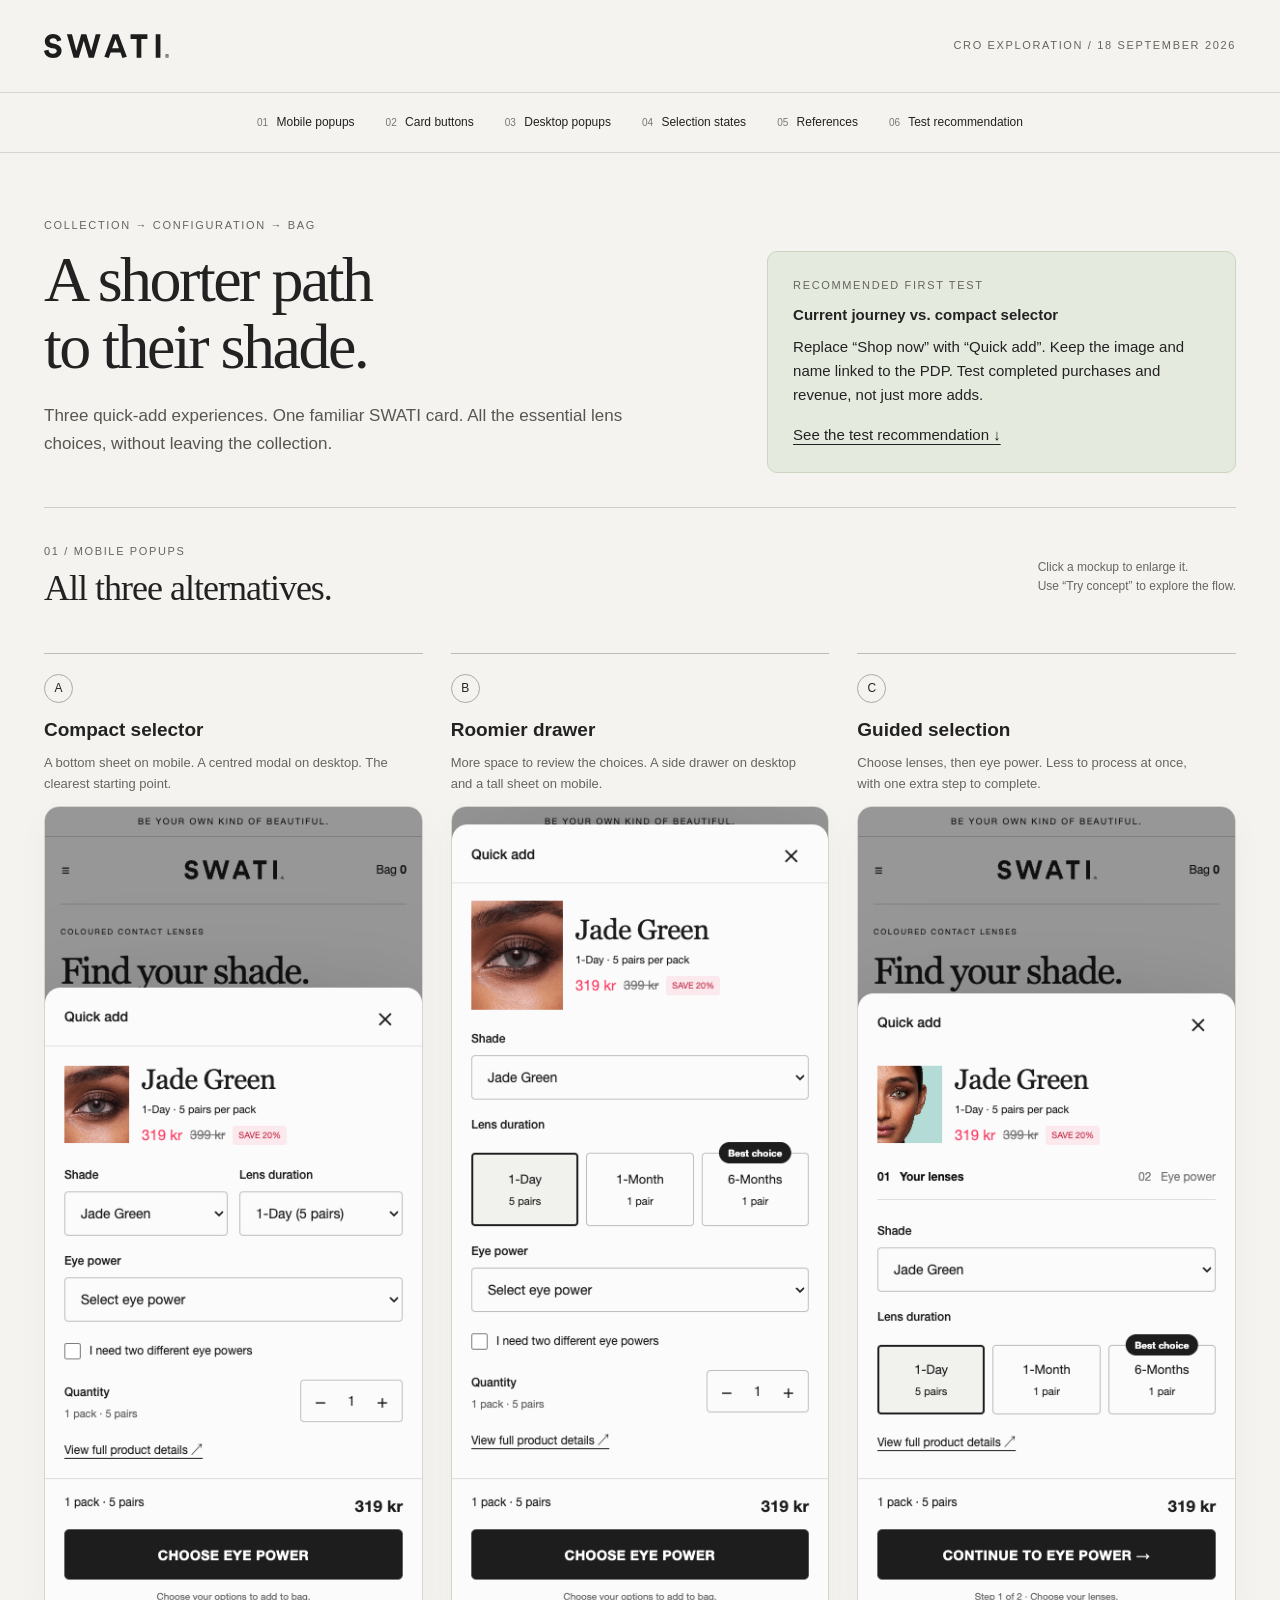
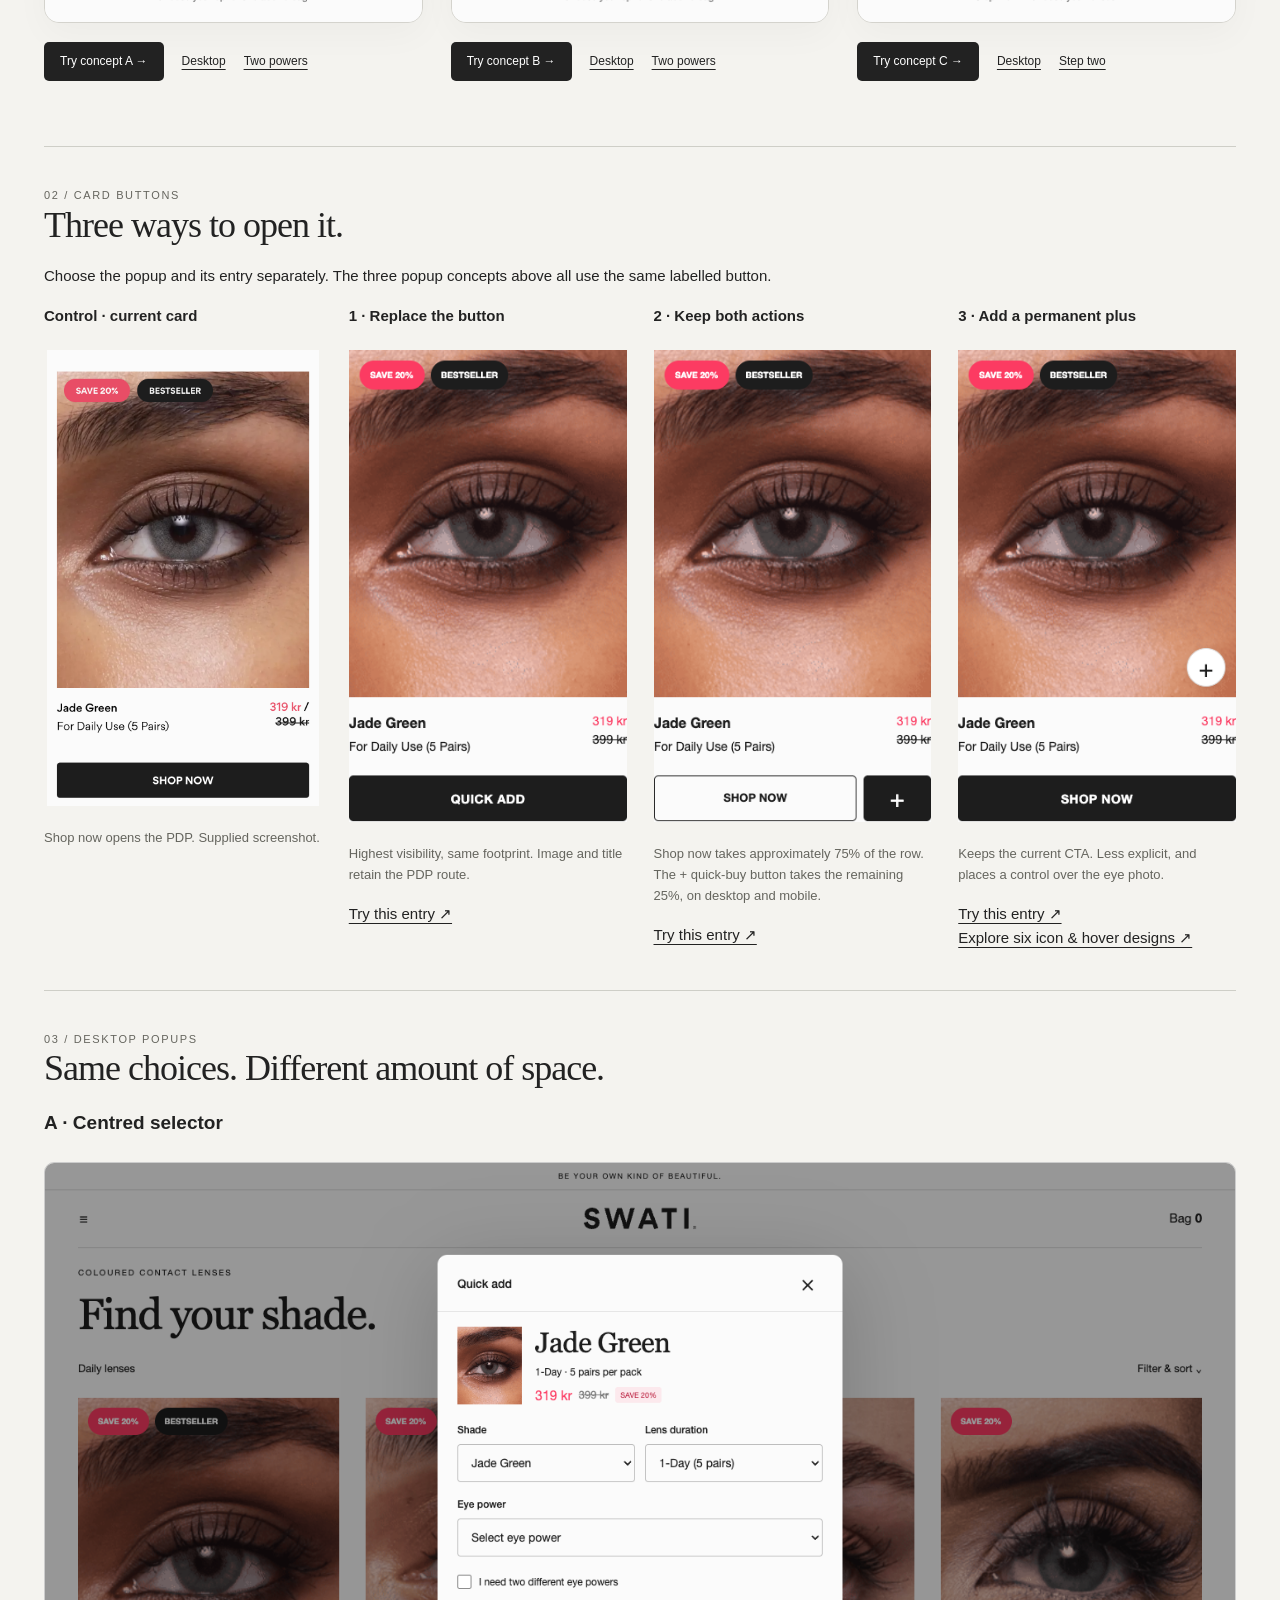
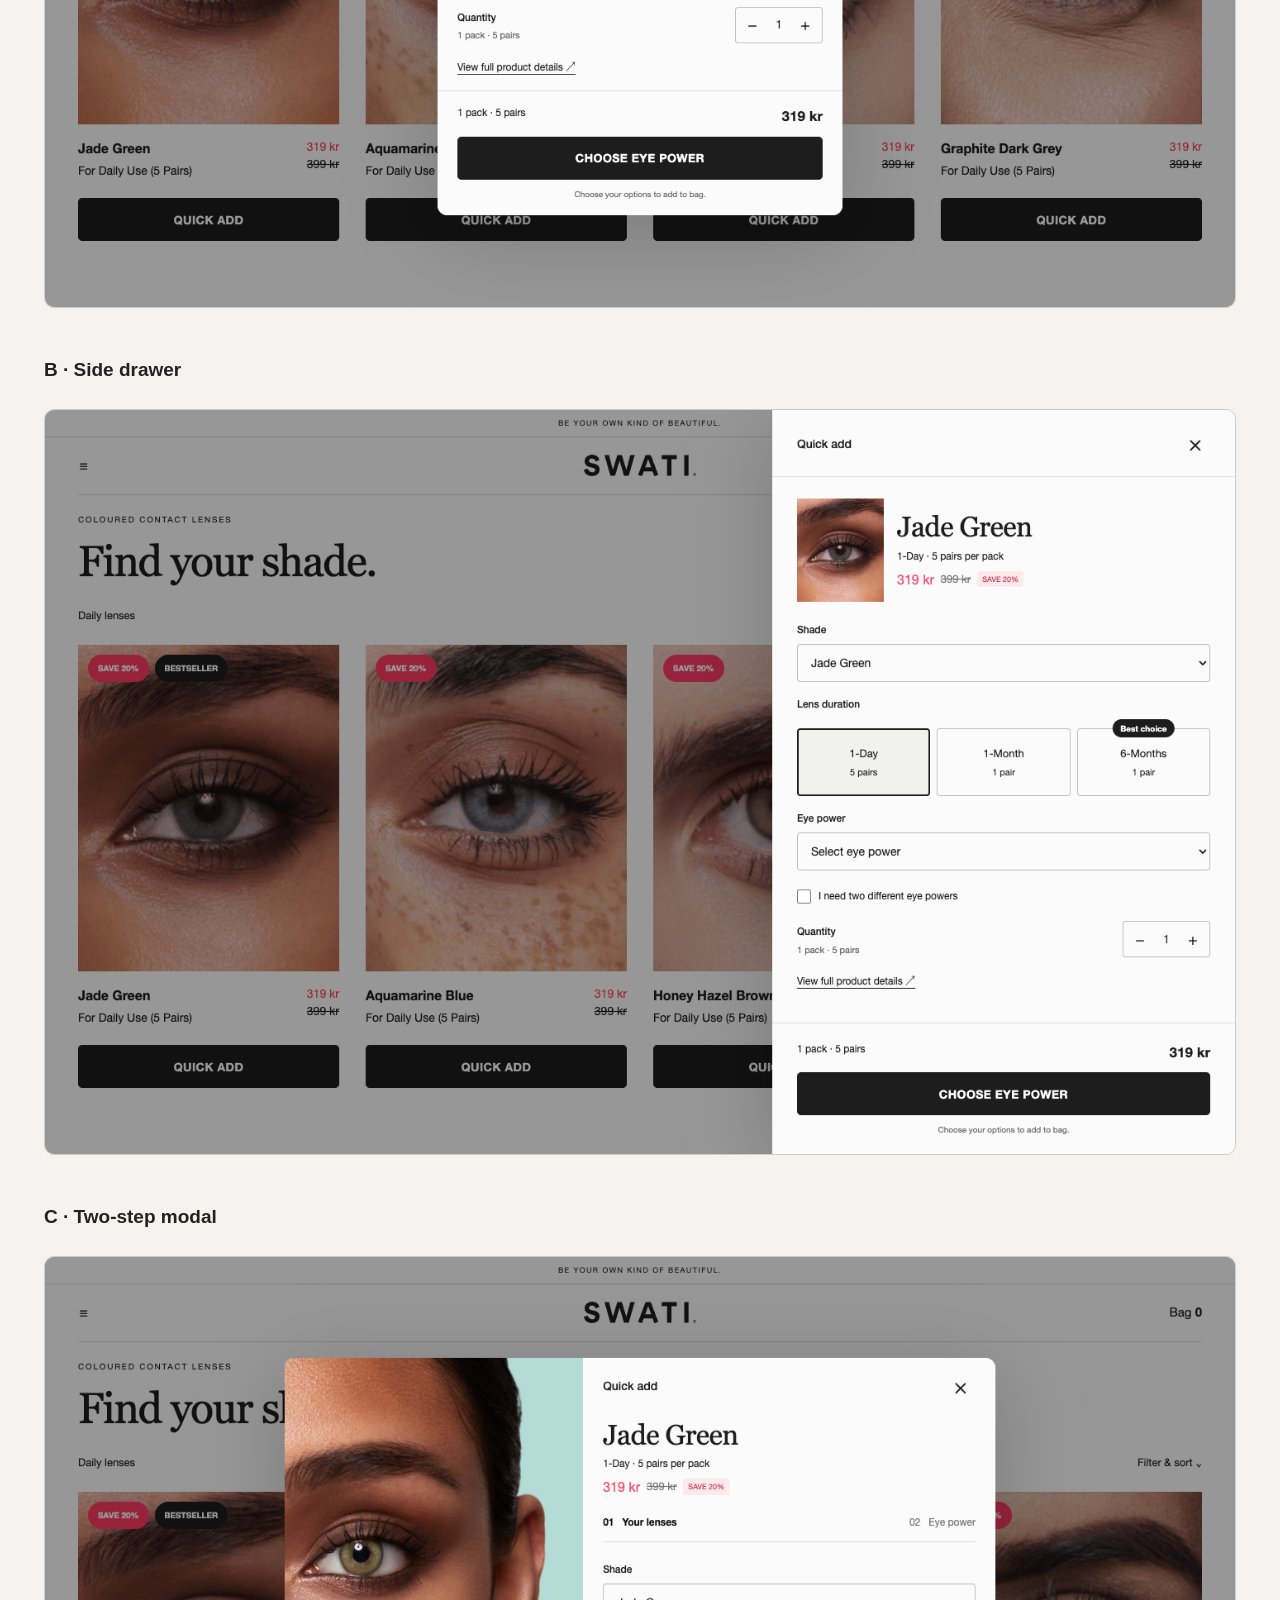
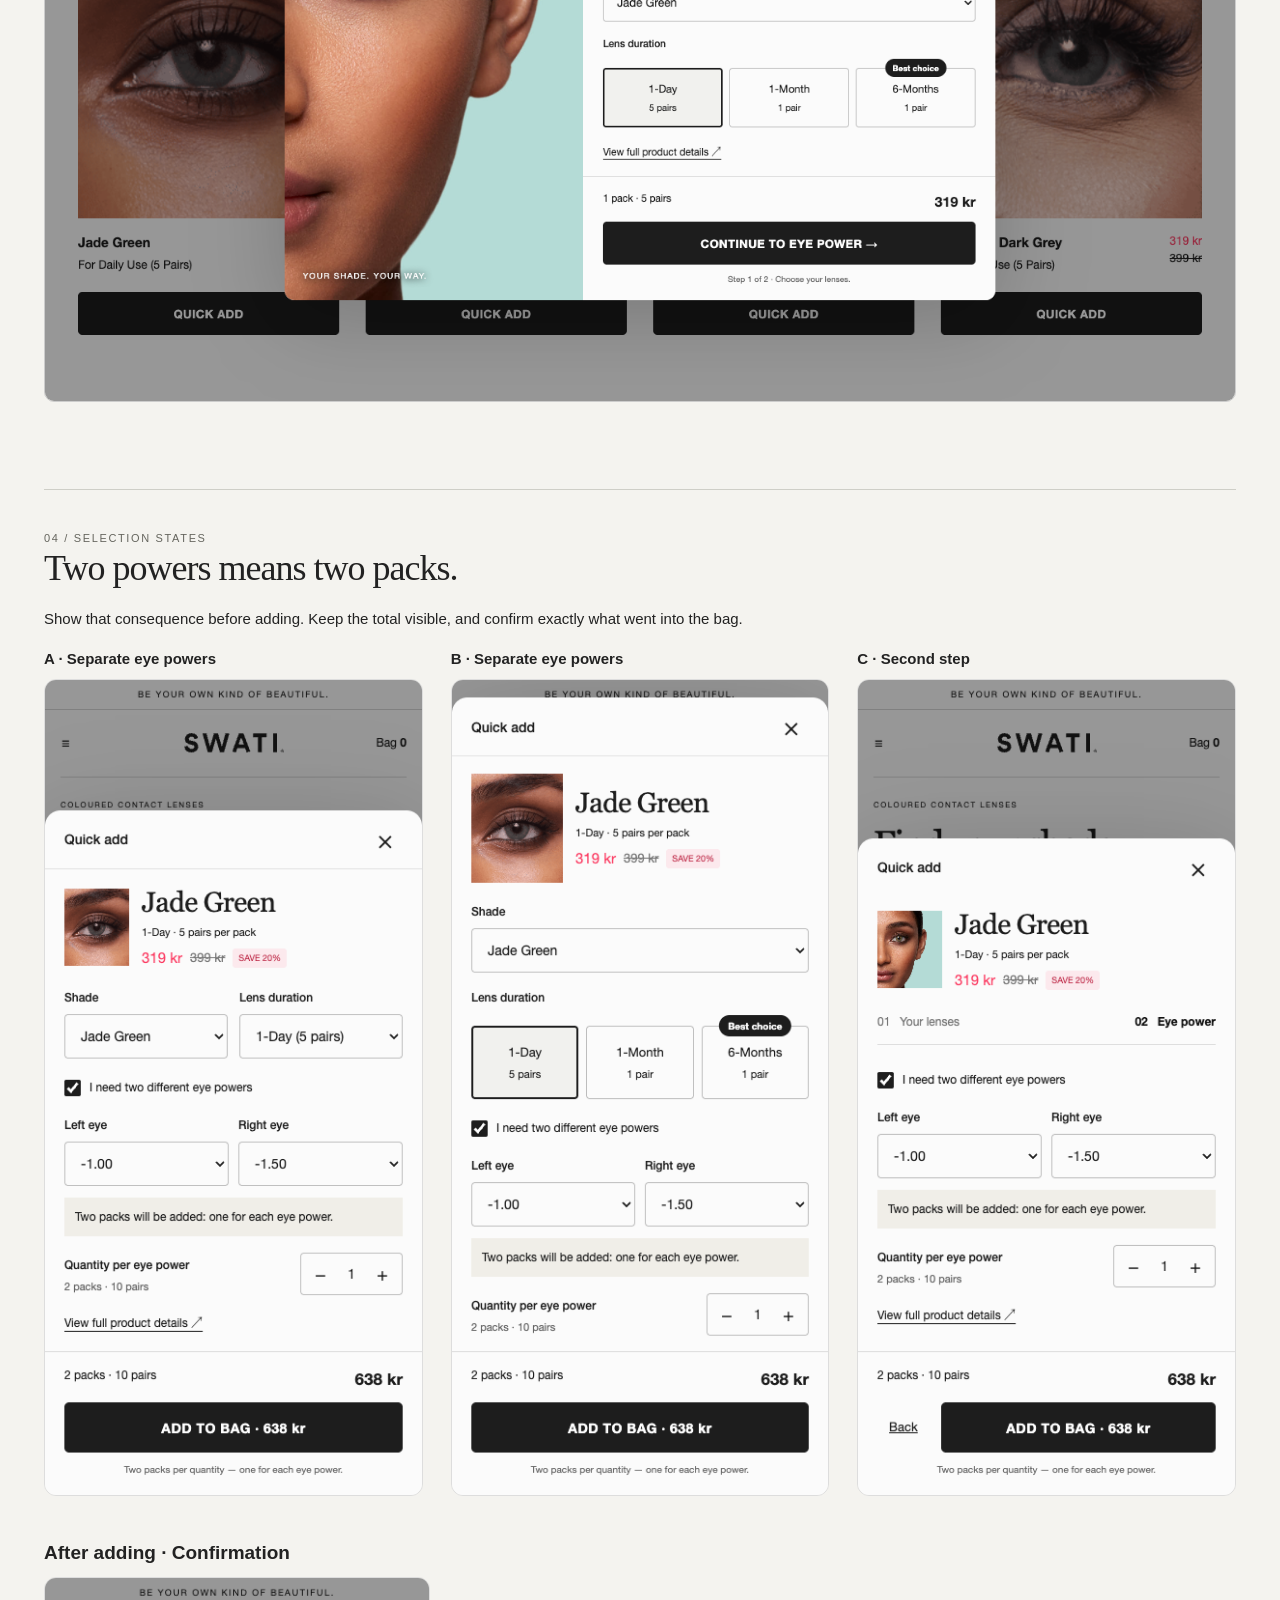
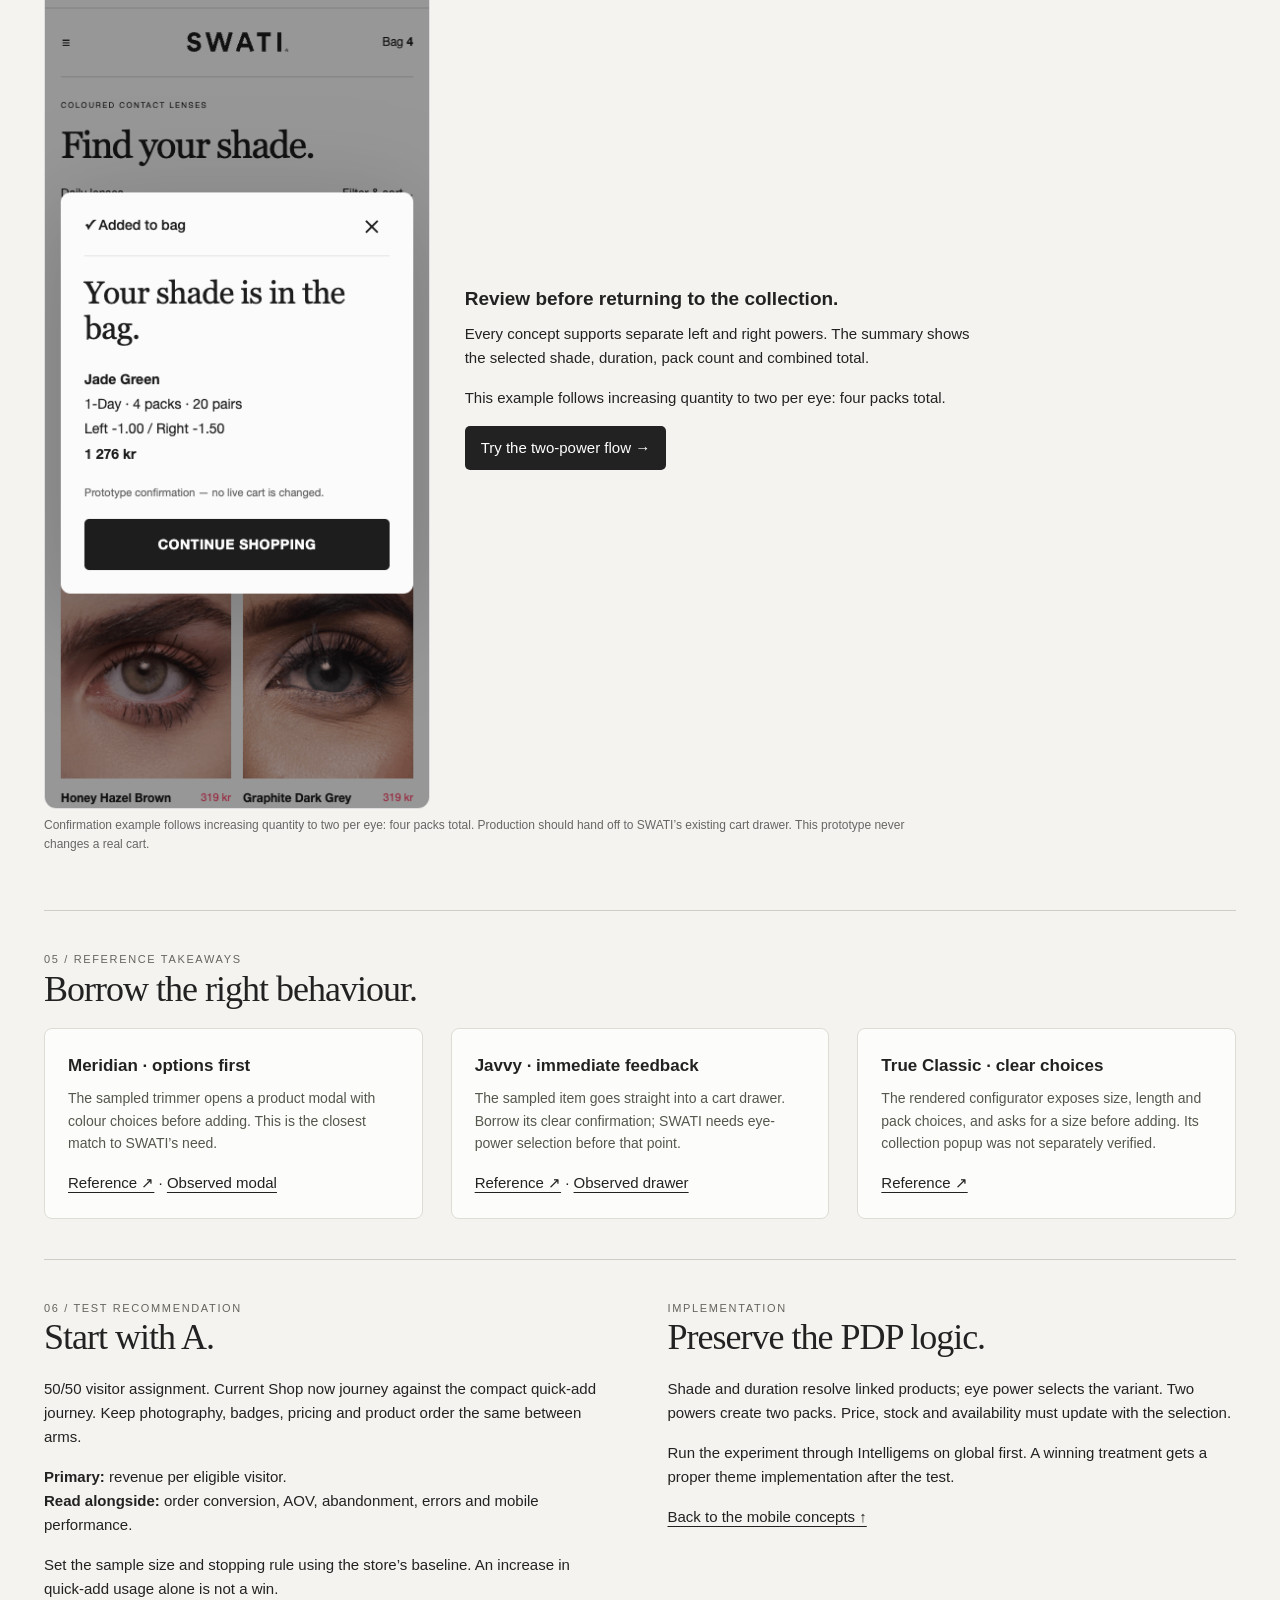
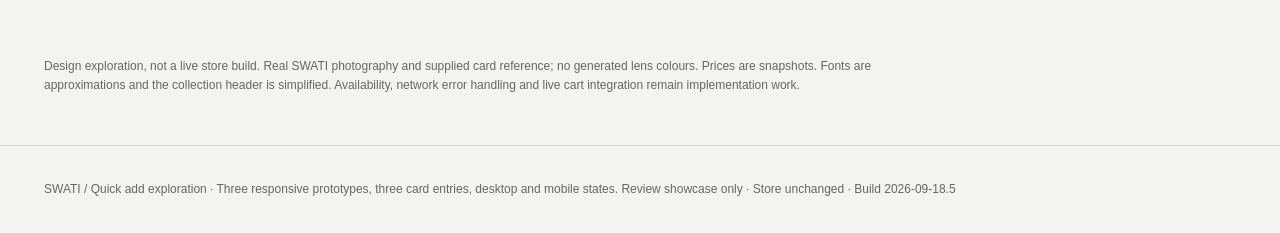
<file: index.html>
<!doctype html><html lang="en"><head><meta charset="utf-8"><meta name="viewport" content="width=device-width,initial-scale=1"><meta name="robots" content="noindex,nofollow"><meta name="description" content="Compare three SWATI quick-add concepts, product-card buttons, desktop layouts and selection states."><title>SWATI — Quick add exploration</title><style>
*{box-sizing:border-box}body{margin:0;background:#f4f3ef;color:#222;font:15px/1.6 'Helvetica Neue',Arial,sans-serif}a{color:inherit;text-underline-offset:4px}header,main,footer{max-width:1370px;margin:auto;padding:34px 44px}header{display:flex;justify-content:space-between;border-bottom:1px solid #d6d5cf;align-items:center}header img{width:125px}.kicker{font-size:11px;letter-spacing:.15em;text-transform:uppercase;color:#65655e}.hero{padding:44px 0 34px;display:grid;grid-template-columns:1.35fr 1fr;gap:90px;align-items:end}h1{font:64px/1.04 Georgia,serif;letter-spacing:-2.5px;margin:13px 0 22px}h2{font:36px/1.15 Georgia,serif;letter-spacing:-1px;margin:0 0 18px}h3{font-size:19px;margin:0 0 8px}p{margin:0 0 16px}.intro{font-size:17px;color:#575750;max-width:670px}.recommend{background:#e5eadf;border:1px solid #cbd4c1;border-radius:10px;padding:25px}.recommend b{display:block;margin:8px 0}.number{display:inline-flex;width:29px;height:29px;align-items:center;justify-content:center;border:1px solid #aaa;border-radius:50%;font-size:12px}.concepts{display:grid;grid-template-columns:repeat(3,1fr);gap:28px;margin:25px 0 65px}.concept{min-width:0}.caption{min-height:153px;border-top:1px solid #bdbdb5;padding-top:20px}.caption p{color:#66665f;font-size:13px;max-width:350px}.caption h3{margin-top:12px}.screen{display:block;width:100%;border:1px solid #d4d3cd;border-radius:15px;box-shadow:0 12px 35px #00000008;background:white}.actions{display:flex;flex-wrap:wrap;gap:10px 18px;font-size:12px;margin-top:19px}.launch{background:#222;color:#fff;text-decoration:none;border-radius:5px;padding:10px 16px}.actions>a:not(.launch){align-self:center}.section{border-top:1px solid #cecec7;padding:40px 0}.cards{display:grid;grid-template-columns:repeat(4,1fr);gap:27px}.cards img{width:100%;display:block;margin:22px 0}.cards p{font-size:13px;color:#65655e}.cards h3{font-size:15px}.cards .current img{max-height:456px;object-fit:contain;object-position:top}.table{display:grid;grid-template-columns:repeat(3,1fr);gap:28px}.table>div{background:#fcfcfa;border:1px solid #ddddd5;border-radius:8px;padding:23px}.table h3{font-size:17px}.table p{font-size:14px;color:#56564e}.two{display:grid;grid-template-columns:1fr 1fr;gap:55px}.note{font-size:12px;color:#666;max-width:900px}.state-grid{display:grid;grid-template-columns:1fr 1fr 1fr;gap:28px}.state-grid img{width:100%;border-radius:12px;border:1px solid #ddd}.state-grid h3{font-size:15px}.desktop{width:100%;border-radius:10px;border:1px solid #ccc;margin:16px 0 35px}footer{border-top:1px solid #d6d5cf;color:#666;font-size:12px}.overview-only header,.overview-only .hero,.overview-only .section,.overview-only footer{display:none}.overview-only main{padding:30px}.overview-only .concepts{margin:0}.overview-only .caption{min-height:130px}.overview-only .actions{display:none}.overview-only .caption p{font-size:14px}
@media(max-width:800px){header,main,footer{padding:24px 20px}header{font-size:10px}.hero{grid-template-columns:1fr;gap:20px;padding-top:28px}h1{font-size:49px}.concepts,.table,.state-grid{grid-template-columns:1fr}.screen{max-width:390px;margin:auto}.caption{min-height:0;padding-bottom:15px}.cards,.two{grid-template-columns:1fr 1fr;gap:22px}.concept{margin-bottom:20px}.two{grid-template-columns:1fr}.state-grid img{max-width:390px}.cards img{max-height:350px;object-fit:contain;object-position:top}}

html{scroll-behavior:smooth;scroll-padding-top:90px}.jumpnav{position:sticky;top:0;z-index:20;display:flex;justify-content:center;gap:7px;padding:12px 20px;background:#f4f3eff5;backdrop-filter:blur(12px);border-bottom:1px solid #d6d5cf;overflow-x:auto}.jumpnav a{white-space:nowrap;text-decoration:none;font-size:12px;padding:8px 12px;border-radius:5px}.jumpnav a:hover,.jumpnav a:focus-visible{background:#e5eadf}.jumpnav span{color:#777;font-size:10px;margin-right:5px}.section-heading{display:flex;justify-content:space-between;align-items:center;border-top:1px solid #cecec7;padding-top:35px;margin-bottom:10px}.section-heading h2{margin-top:8px}.section-heading p{font-size:12px;color:#666}.hero{padding-top:30px}.confirmation{display:grid;grid-template-columns:1fr 2fr;gap:35px;align-items:center;margin-top:35px}.confirmation img{width:100%;border-radius:12px;border:1px solid #ddd}.confirmation>div:last-child{max-width:520px}.confirmation .launch{display:inline-block}main img{cursor:zoom-in}.zoom{padding:48px 10px 10px;border:0;border-radius:10px;max-width:96vw;max-height:96dvh;background:#f4f3ef}.zoom::backdrop{background:#000b}.zoom img{display:block;max-width:91vw;max-height:83dvh;width:auto;height:auto;object-fit:contain}.zoom button{position:absolute;top:8px;right:12px;background:transparent;border:0;font:28px Arial;cursor:pointer;width:36px;height:36px}.zoom p{position:absolute;top:13px;left:16px;font-size:12px;margin:0}.section .desktop{margin-bottom:40px}a:focus-visible,button:focus-visible{outline:3px solid #56796c;outline-offset:3px}
@media(max-width:800px){.jumpnav{justify-content:flex-start;padding:9px 12px}.jumpnav a{font-size:11px;padding:6px 8px}.hero{padding-top:20px}.section-heading{display:block}.confirmation{grid-template-columns:1fr}.confirmation img{max-width:390px}.cards{gap:24px 16px}.state-grid{gap:35px}.zoom img{max-width:88vw}.zoom p{max-width:75%;white-space:nowrap;overflow:hidden;text-overflow:ellipsis}}
</style></head><body><header><img src="assets/logo.svg?v=4" alt="SWATI"><span class="kicker">CRO EXPLORATION / 18 SEPTEMBER 2026</span></header><nav class="jumpnav" aria-label="Showcase sections"><a href="#mobile-concepts"><span>01</span> Mobile popups</a><a href="#card-buttons"><span>02</span> Card buttons</a><a href="#desktop-layouts"><span>03</span> Desktop popups</a><a href="#selection-states"><span>04</span> Selection states</a><a href="#references"><span>05</span> References</a><a href="#test-plan"><span>06</span> Test recommendation</a></nav><main>
<div class="hero"><div><div class="kicker">Collection → Configuration → Bag</div><h1>A shorter path<br>to their shade.</h1><p class="intro">Three quick-add experiences. One familiar SWATI card. All the essential lens choices, without leaving the collection.</p></div><aside class="recommend"><div class="kicker">Recommended first test</div><b>Current journey vs. compact selector</b><p>Replace “Shop now” with “Quick add”. Keep the image and name linked to the PDP. Test completed purchases and revenue, not just more adds.</p><a href="#test-plan">See the test recommendation ↓</a></aside></div>
<section id="mobile-concepts" class="mobile-section"><div class="section-heading"><div><div class="kicker">01 / Mobile popups</div><h2>All three alternatives.</h2></div><p>Click a mockup to enlarge it.<br>Use “Try concept” to explore the flow.</p></div><div class="concepts">
<article class="concept"><div class="caption"><span class="number">A</span><h3>Compact selector</h3><p>A bottom sheet on mobile. A centred modal on desktop. The clearest starting point.</p></div><a href="prototype.html?v=4&concept=compact&open=1"><img class="screen" src="previews/compact-mobile.png?v=4" alt="Concept A: compact mobile quick-add selector"></a><div class="actions"><a class="launch" href="prototype.html?v=4&concept=compact">Try concept A →</a><a href="previews/compact-desktop.png?v=4">Desktop</a><a href="prototype.html?v=4&concept=compact&open=1&state=dual">Two powers</a></div></article>
<article class="concept"><div class="caption"><span class="number">B</span><h3>Roomier drawer</h3><p>More space to review the choices. A side drawer on desktop and a tall sheet on mobile.</p></div><a href="prototype.html?v=4&concept=drawer&open=1"><img class="screen" src="previews/drawer-mobile.png?v=4" alt="Concept B: tall mobile product drawer"></a><div class="actions"><a class="launch" href="prototype.html?v=4&concept=drawer">Try concept B →</a><a href="previews/drawer-desktop.png?v=4">Desktop</a><a href="prototype.html?v=4&concept=drawer&open=1&state=dual">Two powers</a></div></article>
<article class="concept"><div class="caption"><span class="number">C</span><h3>Guided selection</h3><p>Choose lenses, then eye power. Less to process at once, with one extra step to complete.</p></div><a href="prototype.html?v=4&concept=guided&open=1"><img class="screen" src="previews/guided-mobile.png?v=4" alt="Concept C: first step of guided lens selection"></a><div class="actions"><a class="launch" href="prototype.html?v=4&concept=guided">Try concept C →</a><a href="previews/guided-desktop.png?v=4">Desktop</a><a href="prototype.html?v=4&concept=guided&open=1&state=ready">Step two</a></div></article>
</div></section>
<section class="section" id="card-buttons"><div class="kicker">02 / Card buttons</div><h2>Three ways to open it.</h2><p>Choose the popup and its entry separately. The three popup concepts above all use the same labelled button.</p><div class="cards"><div class="current"><h3>Control · current card</h3><img src="assets/current-card.png?v=4" alt="User-supplied current SWATI product card"><p>Shop now opens the PDP. Supplied screenshot.</p></div><div><h3>1 · Replace the button</h3><img src="previews/trigger-replace.png?v=4" alt="Quick Add primary button"><p>Highest visibility, same footprint. Image and title retain the PDP route.</p><a href="prototype.html?v=4&trigger=replace">Try this entry ↗</a></div><div><h3>2 · Keep both actions</h3><img src="previews/trigger-split.png?v=4" alt="75 percent Shop Now button and 25 percent plus quick-buy button"><p>Shop now takes approximately 75% of the row. The + quick-buy button takes the remaining 25%, on desktop and mobile.</p><a href="prototype.html?v=4&trigger=split">Try this entry ↗</a></div><div><h3>3 · Add a permanent plus</h3><img src="previews/trigger-plus.png?v=4" alt="Plus button over product photo with Shop Now below"><p>Keeps the current CTA. Less explicit, and places a control over the eye photo.</p><a href="prototype.html?v=4&trigger=plus">Try this entry ↗</a><br><a href="plus-designs/">Explore six icon & hover designs ↗</a></div></div></section>
<section class="section" id="desktop-layouts"><div class="kicker">03 / Desktop popups</div><h2>Same choices. Different amount of space.</h2><h3>A · Centred selector</h3><img class="desktop" src="previews/compact-desktop.png?v=4" alt="Compact desktop modal"><h3>B · Side drawer</h3><img class="desktop" src="previews/drawer-desktop.png?v=4" alt="Desktop quick-add drawer"><h3>C · Two-step modal</h3><img class="desktop" src="previews/guided-desktop.png?v=4" alt="Wide guided desktop modal with eye image"></section>
<section class="section" id="selection-states"><div class="kicker">04 / Selection states</div><h2>Two powers means two packs.</h2><p>Show that consequence before adding. Keep the total visible, and confirm exactly what went into the bag.</p><div class="state-grid"><div><h3>A · Separate eye powers</h3><img src="previews/compact-mobile-dual.png?v=4" alt="Two eye powers and a combined 638 kr total"></div><div><h3>B · Separate eye powers</h3><img src="previews/drawer-mobile-dual.png?v=4" alt="Drawer showing separate left and right eye powers"></div><div><h3>C · Second step</h3><img src="previews/guided-mobile-dual.png?v=4" alt="Guided selection eye-power step"></div></div><div class="confirmation"><div><h3>After adding · Confirmation</h3><img src="previews/compact-mobile-success.png?v=4" alt="Mock confirmation showing four packs after quantity changed to two per eye"></div><div><h3>Review before returning to the collection.</h3><p>Every concept supports separate left and right powers. The summary shows the selected shade, duration, pack count and combined total.</p><p>This example follows increasing quantity to two per eye: four packs total.</p><a class="launch" href="prototype.html?v=4&concept=compact&open=1&state=dual">Try the two-power flow →</a></div></div><p class="note">Confirmation example follows increasing quantity to two per eye: four packs total. Production should hand off to SWATI’s existing cart drawer. This prototype never changes a real cart.</p></section>
<section class="section" id="references"><div class="kicker">05 / Reference takeaways</div><h2>Borrow the right behaviour.</h2><div class="table"><div><h3>Meridian · options first</h3><p>The sampled trimmer opens a product modal with colour choices before adding. This is the closest match to SWATI’s need.</p><a href="https://www.meridiangrooming.com/collections/trimmers">Reference ↗</a> · <a href="research/meridian-quick.png?v=4">Observed modal</a></div><div><h3>Javvy · immediate feedback</h3><p>The sampled item goes straight into a cart drawer. Borrow its clear confirmation; SWATI needs eye-power selection before that point.</p><a href="https://javvycoffee.com/">Reference ↗</a> · <a href="research/javvy-quick.png?v=4">Observed drawer</a></div><div><h3>True Classic · clear choices</h3><p>The rendered configurator exposes size, length and pack choices, and asks for a size before adding. Its collection popup was not separately verified.</p><a href="https://www.trueclassictees.com/">Reference ↗</a></div></div></section>
<section class="section two" id="test-plan"><div><div class="kicker">06 / Test recommendation</div><h2>Start with A.</h2><p>50/50 visitor assignment. Current Shop now journey against the compact quick-add journey. Keep photography, badges, pricing and product order the same between arms.</p><p><b>Primary:</b> revenue per eligible visitor.<br><b>Read alongside:</b> order conversion, AOV, abandonment, errors and mobile performance.</p><p>Set the sample size and stopping rule using the store’s baseline. An increase in quick-add usage alone is not a win.</p></div><div><div class="kicker">Implementation</div><h2>Preserve the PDP logic.</h2><p>Shade and duration resolve linked products; eye power selects the variant. Two powers create two packs. Price, stock and availability must update with the selection.</p><p>Run the experiment through Intelligems on global first. A winning treatment gets a proper theme implementation after the test.</p><a href="#mobile-concepts">Back to the mobile concepts ↑</a></div></section>
<p class="note">Design exploration, not a live store build. Real SWATI photography and supplied card reference; no generated lens colours. Prices are snapshots. Fonts are approximations and the collection header is simplified. Availability, network error handling and live cart integration remain implementation work.</p>
</main><footer>SWATI / Quick add exploration · Three responsive prototypes, three card entries, desktop and mobile states. Review showcase only · Store unchanged · Build 2026-09-18.5</footer><script>if(new URLSearchParams(location.search).has('overview'))document.body.classList.add('overview-only');</script><dialog class="zoom" aria-label="Enlarged mockup"><p></p><button aria-label="Close enlarged mockup">×</button><img alt=""></dialog><script>
const zoom=document.querySelector('.zoom');let prior;
document.querySelectorAll('main img').forEach(img=>{img.tabIndex=0;img.setAttribute('role','button');img.setAttribute('aria-label','Enlarge: '+img.alt);const show=e=>{e.preventDefault();prior=img;zoom.querySelector('img').src=img.src;zoom.querySelector('img').alt=img.alt;zoom.querySelector('p').textContent=img.alt;zoom.showModal();document.body.style.overflow='hidden'};img.addEventListener('click',show);img.addEventListener('keydown',e=>{if(e.key==='Enter'||e.key===' ')show(e)})});
zoom.querySelector('button').onclick=()=>zoom.close();zoom.addEventListener('click',e=>{if(e.target===zoom)zoom.close()});zoom.addEventListener('close',()=>{document.body.style.overflow='';prior?.focus()});
</script></body></html>
</file>
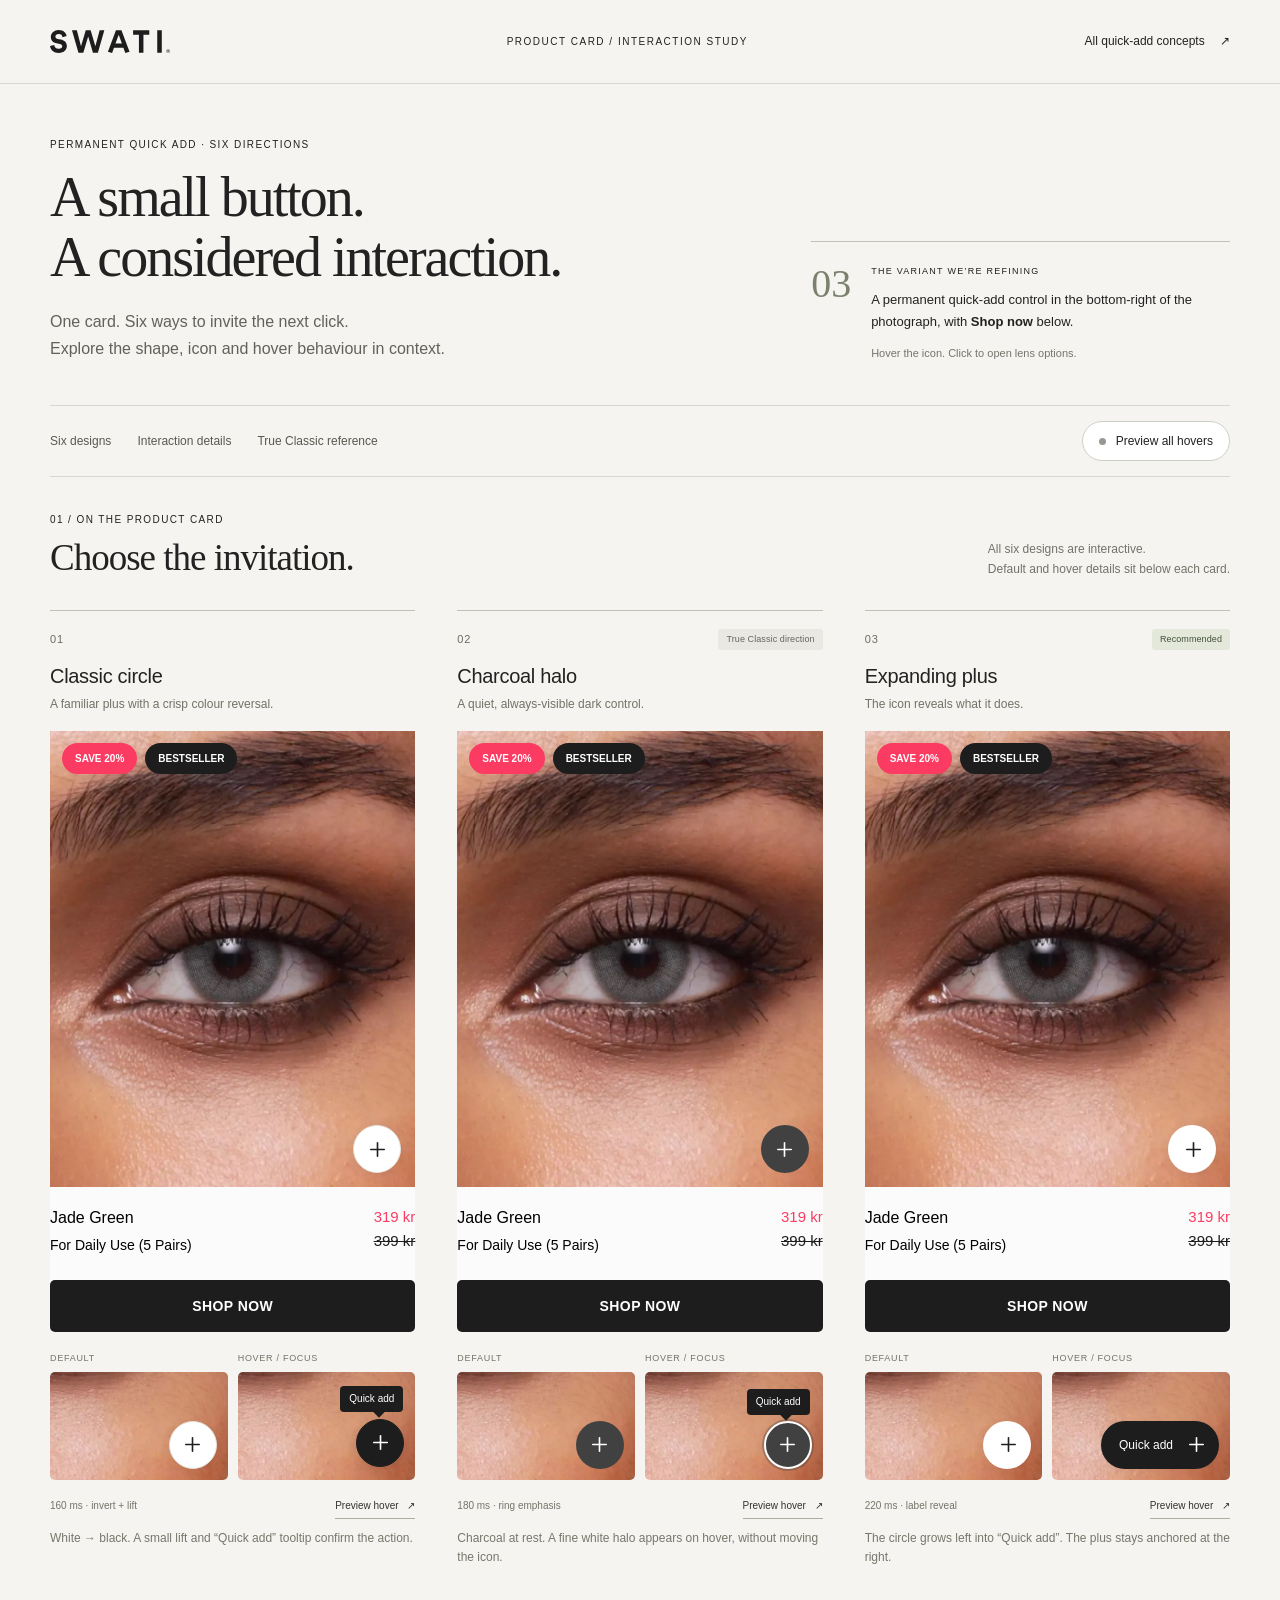
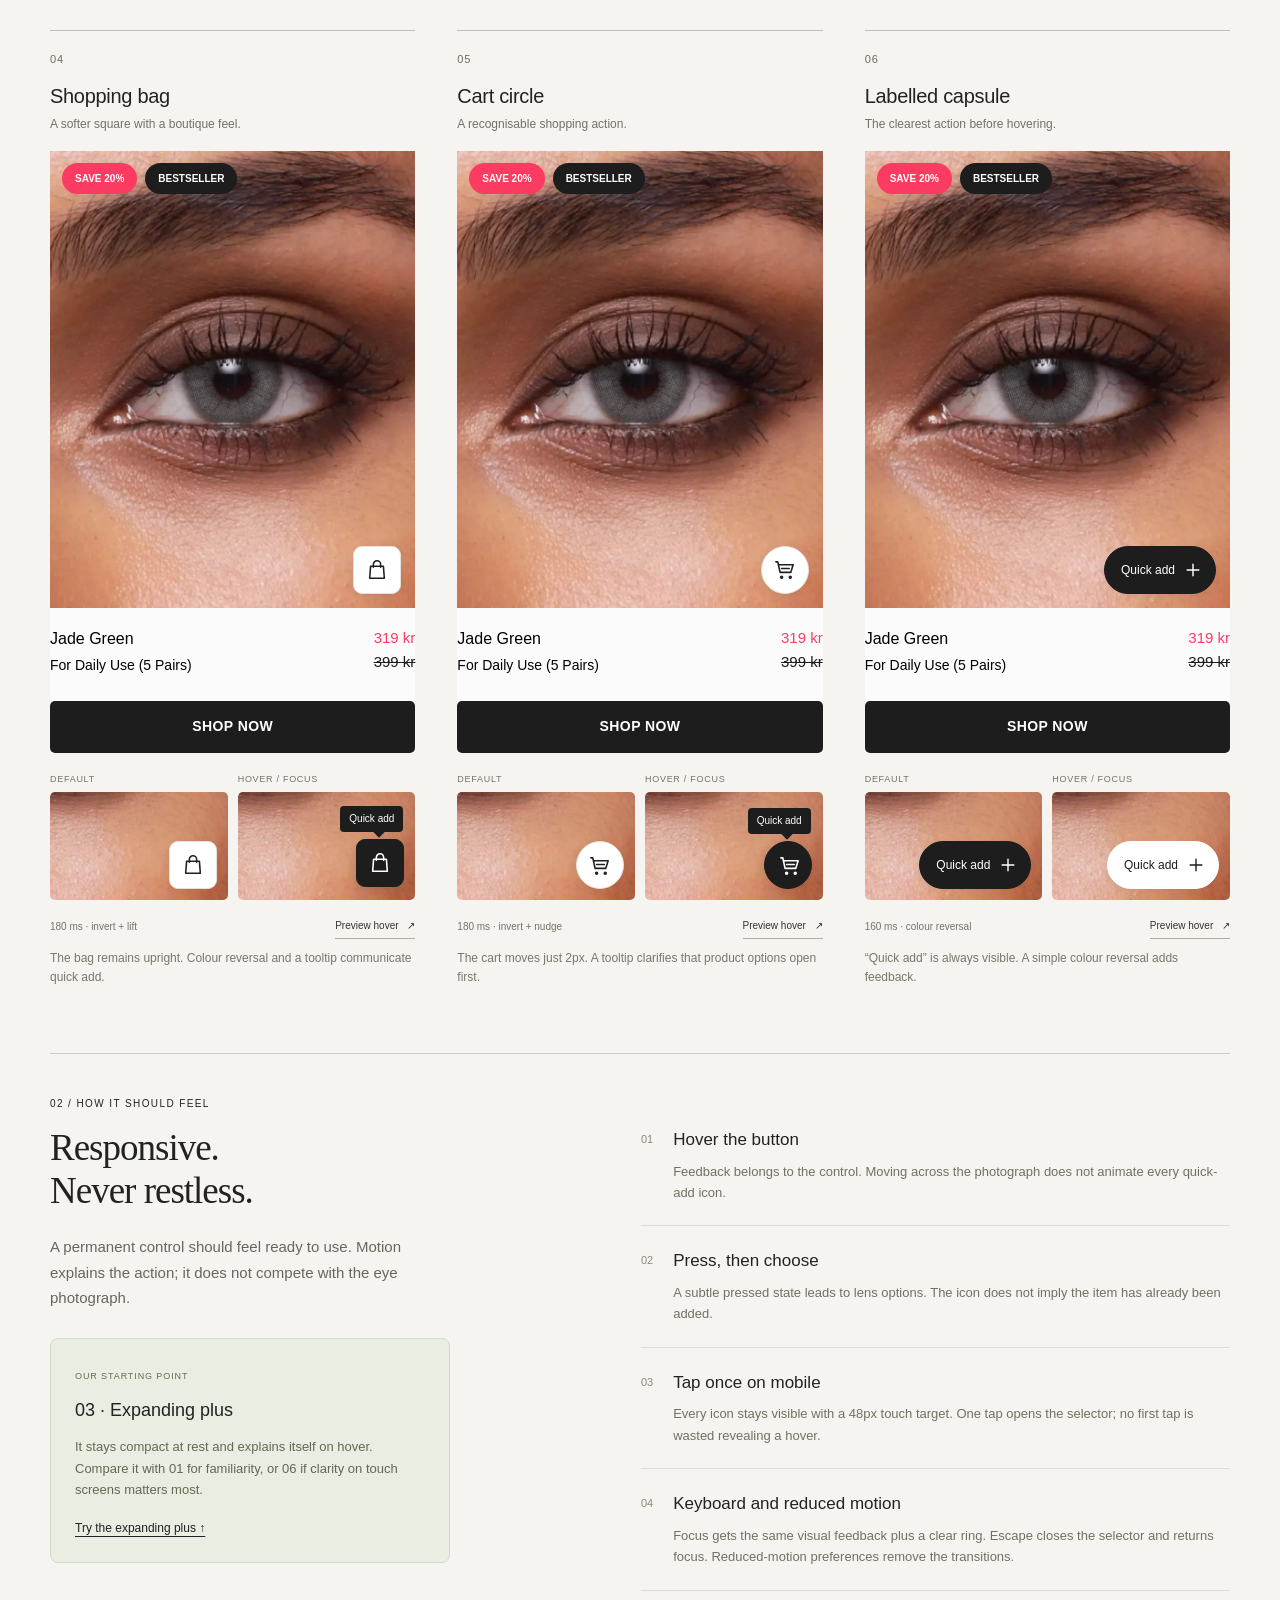
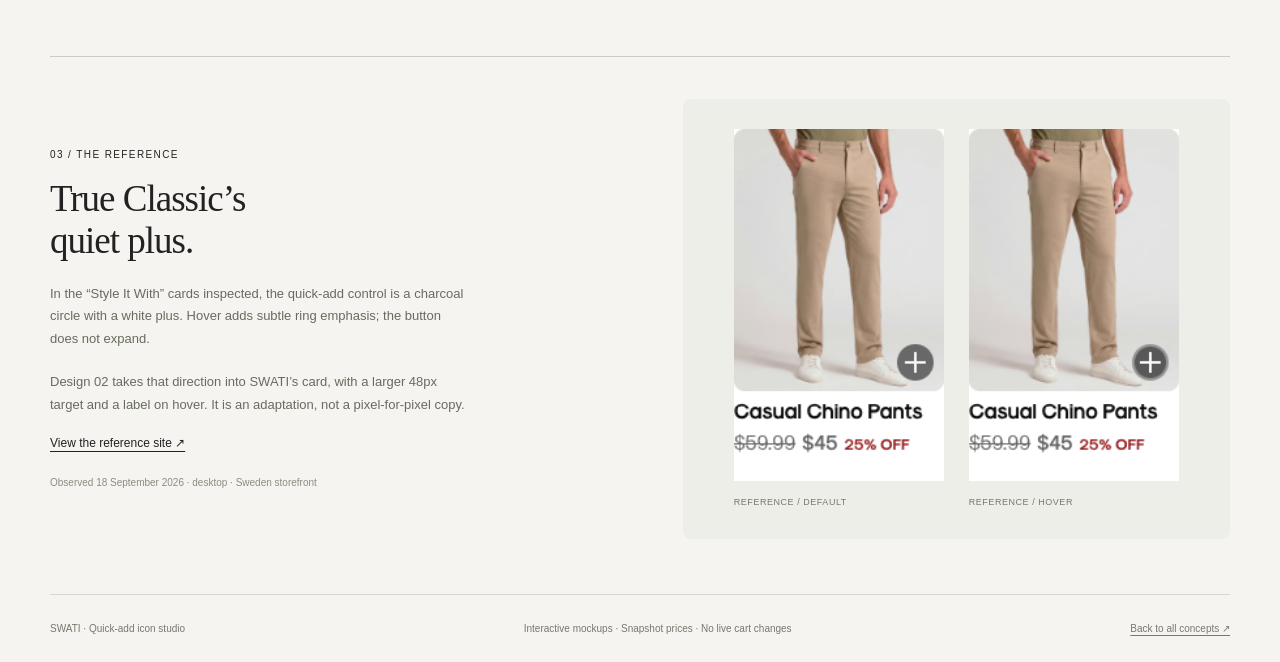
<file: plus-designs/index.html>
<!doctype html><html lang="en"><head><meta charset="utf-8"><meta name="viewport" content="width=device-width,initial-scale=1"><meta name="robots" content="noindex,nofollow"><meta name="description" content="Six interactive SWATI quick-add icon designs with default, hover, focus and pressed states."><title>SWATI — Quick-add icon studio</title><link rel="stylesheet" href="../style.css?v=4"><link rel="stylesheet" href="studio.css?v=1"></head><body class="icon-studio">
<header class="studio-header"><a href="../index.html"><img src="../assets/logo.svg" alt="SWATI"></a><span>PRODUCT CARD / INTERACTION STUDY</span><a href="../index.html">All quick-add concepts <span>↗</span></a></header>
<main class="studio-main"><section class="studio-hero"><div><p class="eyebrow">PERMANENT QUICK ADD · SIX DIRECTIONS</p><h1>A small button.<br>A considered interaction.</h1><p class="lead">One card. Six ways to invite the next click.<br>Explore the shape, icon and hover behaviour in context.</p></div><aside class="hero-note"><span class="note-number">03</span><div><p class="eyebrow">THE VARIANT WE’RE REFINING</p><p>A permanent quick-add control in the bottom-right of the photograph, with <b>Shop now</b> below.</p><p class="muted">Hover the icon. Click to open lens options.</p></div></aside></section>
<nav class="studio-nav" aria-label="Icon design sections"><div><a href="#directions">Six designs</a><a href="#motion">Interaction details</a><a href="#reference">True Classic reference</a></div><button id="preview-all" type="button" aria-pressed="false"><span class="preview-dot"></span>Preview all hovers</button></nav>
<section id="directions"><div class="section-intro"><div><p class="eyebrow">01 / ON THE PRODUCT CARD</p><h2>Choose the invitation.</h2></div><p>All six designs are interactive.<br>Default and hover details sit below each card.</p></div><div class="design-grid"><article class="design" id="design-a">
 <div class="design-heading"><div class="design-index"><span>01</span></div><h3>Classic circle</h3><p>A familiar plus with a crisp colour reversal.</p></div>
 <div class="lens-card"><div class="lens-photo"><a class="image-link" href="https://www.swati.com/products/green-jade-daily-lenses" aria-label="View Jade Green product details"><img src="assets/jade-eye.webp" alt="Jade Green contact lens on an eye" width="1000" height="1000"></a><div class="lens-badges"><span>SAVE 20%</span><span>BESTSELLER</span></div><button class="quick-trigger treatment-a" type="button" data-open="jade" aria-label="Quick add Jade Green" aria-haspopup="dialog"><span class="quick-label">Quick add</span><span class="icon-wrap"><svg viewBox="0 0 24 24" fill="none" stroke="currentColor" stroke-width="1.7" stroke-linecap="round" stroke-linejoin="round" aria-hidden="true"><path d="M12 5v14M5 12h14"/></svg></span><span class="quick-tip" aria-hidden="true">Quick add</span></button></div>
 <div class="lens-meta"><div><a href="https://www.swati.com/products/green-jade-daily-lenses">Jade Green</a><p>For Daily Use (5 Pairs)</p></div><div class="lens-price">319 kr<s>399 kr</s></div></div><a class="shop-now" href="https://www.swati.com/products/green-jade-daily-lenses">SHOP NOW</a></div>
 <div class="state-pair"><div><span class="state-label">Default</span><div class="detail-crop"><span class="quick-trigger treatment-a" aria-hidden="true"><span class="quick-label">Quick add</span><span class="icon-wrap"><svg viewBox="0 0 24 24" fill="none" stroke="currentColor" stroke-width="1.7" stroke-linecap="round" stroke-linejoin="round" aria-hidden="true"><path d="M12 5v14M5 12h14"/></svg></span><span class="quick-tip" aria-hidden="true">Quick add</span></span></div></div><div><span class="state-label">Hover / focus</span><div class="detail-crop force-hover"><span class="quick-trigger treatment-a" aria-hidden="true"><span class="quick-label">Quick add</span><span class="icon-wrap"><svg viewBox="0 0 24 24" fill="none" stroke="currentColor" stroke-width="1.7" stroke-linecap="round" stroke-linejoin="round" aria-hidden="true"><path d="M12 5v14M5 12h14"/></svg></span><span class="quick-tip" aria-hidden="true">Quick add</span></span></div></div></div>
 <div class="motion-caption"><span>160 ms · invert + lift</span><button class="preview-one" type="button" aria-pressed="false" data-preview="a">Preview hover <span>↗</span></button></div><p class="behavior">White → black. A small lift and “Quick add” tooltip confirm the action.</p>
 </article><article class="design" id="design-b">
 <div class="design-heading"><div class="design-index"><span>02</span><span class="reference-chip">True Classic direction</span></div><h3>Charcoal halo</h3><p>A quiet, always-visible dark control.</p></div>
 <div class="lens-card"><div class="lens-photo"><a class="image-link" href="https://www.swati.com/products/green-jade-daily-lenses" aria-label="View Jade Green product details"><img src="assets/jade-eye.webp" alt="Jade Green contact lens on an eye" width="1000" height="1000"></a><div class="lens-badges"><span>SAVE 20%</span><span>BESTSELLER</span></div><button class="quick-trigger treatment-b" type="button" data-open="jade" aria-label="Quick add Jade Green" aria-haspopup="dialog"><span class="quick-label">Quick add</span><span class="icon-wrap"><svg viewBox="0 0 24 24" fill="none" stroke="currentColor" stroke-width="1.7" stroke-linecap="round" stroke-linejoin="round" aria-hidden="true"><path d="M12 5v14M5 12h14"/></svg></span><span class="quick-tip" aria-hidden="true">Quick add</span></button></div>
 <div class="lens-meta"><div><a href="https://www.swati.com/products/green-jade-daily-lenses">Jade Green</a><p>For Daily Use (5 Pairs)</p></div><div class="lens-price">319 kr<s>399 kr</s></div></div><a class="shop-now" href="https://www.swati.com/products/green-jade-daily-lenses">SHOP NOW</a></div>
 <div class="state-pair"><div><span class="state-label">Default</span><div class="detail-crop"><span class="quick-trigger treatment-b" aria-hidden="true"><span class="quick-label">Quick add</span><span class="icon-wrap"><svg viewBox="0 0 24 24" fill="none" stroke="currentColor" stroke-width="1.7" stroke-linecap="round" stroke-linejoin="round" aria-hidden="true"><path d="M12 5v14M5 12h14"/></svg></span><span class="quick-tip" aria-hidden="true">Quick add</span></span></div></div><div><span class="state-label">Hover / focus</span><div class="detail-crop force-hover"><span class="quick-trigger treatment-b" aria-hidden="true"><span class="quick-label">Quick add</span><span class="icon-wrap"><svg viewBox="0 0 24 24" fill="none" stroke="currentColor" stroke-width="1.7" stroke-linecap="round" stroke-linejoin="round" aria-hidden="true"><path d="M12 5v14M5 12h14"/></svg></span><span class="quick-tip" aria-hidden="true">Quick add</span></span></div></div></div>
 <div class="motion-caption"><span>180 ms · ring emphasis</span><button class="preview-one" type="button" aria-pressed="false" data-preview="b">Preview hover <span>↗</span></button></div><p class="behavior">Charcoal at rest. A fine white halo appears on hover, without moving the icon.</p>
 </article><article class="design" id="design-c">
 <div class="design-heading"><div class="design-index"><span>03</span><span class="recommend-chip">Recommended</span></div><h3>Expanding plus</h3><p>The icon reveals what it does.</p></div>
 <div class="lens-card"><div class="lens-photo"><a class="image-link" href="https://www.swati.com/products/green-jade-daily-lenses" aria-label="View Jade Green product details"><img src="assets/jade-eye.webp" alt="Jade Green contact lens on an eye" width="1000" height="1000"></a><div class="lens-badges"><span>SAVE 20%</span><span>BESTSELLER</span></div><button class="quick-trigger treatment-c" type="button" data-open="jade" aria-label="Quick add Jade Green" aria-haspopup="dialog"><span class="quick-label">Quick add</span><span class="icon-wrap"><svg viewBox="0 0 24 24" fill="none" stroke="currentColor" stroke-width="1.7" stroke-linecap="round" stroke-linejoin="round" aria-hidden="true"><path d="M12 5v14M5 12h14"/></svg></span><span class="quick-tip" aria-hidden="true">Quick add</span></button></div>
 <div class="lens-meta"><div><a href="https://www.swati.com/products/green-jade-daily-lenses">Jade Green</a><p>For Daily Use (5 Pairs)</p></div><div class="lens-price">319 kr<s>399 kr</s></div></div><a class="shop-now" href="https://www.swati.com/products/green-jade-daily-lenses">SHOP NOW</a></div>
 <div class="state-pair"><div><span class="state-label">Default</span><div class="detail-crop"><span class="quick-trigger treatment-c" aria-hidden="true"><span class="quick-label">Quick add</span><span class="icon-wrap"><svg viewBox="0 0 24 24" fill="none" stroke="currentColor" stroke-width="1.7" stroke-linecap="round" stroke-linejoin="round" aria-hidden="true"><path d="M12 5v14M5 12h14"/></svg></span><span class="quick-tip" aria-hidden="true">Quick add</span></span></div></div><div><span class="state-label">Hover / focus</span><div class="detail-crop force-hover"><span class="quick-trigger treatment-c" aria-hidden="true"><span class="quick-label">Quick add</span><span class="icon-wrap"><svg viewBox="0 0 24 24" fill="none" stroke="currentColor" stroke-width="1.7" stroke-linecap="round" stroke-linejoin="round" aria-hidden="true"><path d="M12 5v14M5 12h14"/></svg></span><span class="quick-tip" aria-hidden="true">Quick add</span></span></div></div></div>
 <div class="motion-caption"><span>220 ms · label reveal</span><button class="preview-one" type="button" aria-pressed="false" data-preview="c">Preview hover <span>↗</span></button></div><p class="behavior">The circle grows left into “Quick add”. The plus stays anchored at the right.</p>
 </article><article class="design" id="design-d">
 <div class="design-heading"><div class="design-index"><span>04</span></div><h3>Shopping bag</h3><p>A softer square with a boutique feel.</p></div>
 <div class="lens-card"><div class="lens-photo"><a class="image-link" href="https://www.swati.com/products/green-jade-daily-lenses" aria-label="View Jade Green product details"><img src="assets/jade-eye.webp" alt="Jade Green contact lens on an eye" width="1000" height="1000"></a><div class="lens-badges"><span>SAVE 20%</span><span>BESTSELLER</span></div><button class="quick-trigger treatment-d" type="button" data-open="jade" aria-label="Quick add Jade Green" aria-haspopup="dialog"><span class="quick-label">Quick add</span><span class="icon-wrap"><svg viewBox="0 0 24 24" fill="none" stroke="currentColor" stroke-width="1.7" stroke-linecap="round" stroke-linejoin="round" aria-hidden="true"><path d="M5 8h14l1 13H4L5 8Z"/><path d="M8 9V6a4 4 0 0 1 8 0v3"/></svg></span><span class="quick-tip" aria-hidden="true">Quick add</span></button></div>
 <div class="lens-meta"><div><a href="https://www.swati.com/products/green-jade-daily-lenses">Jade Green</a><p>For Daily Use (5 Pairs)</p></div><div class="lens-price">319 kr<s>399 kr</s></div></div><a class="shop-now" href="https://www.swati.com/products/green-jade-daily-lenses">SHOP NOW</a></div>
 <div class="state-pair"><div><span class="state-label">Default</span><div class="detail-crop"><span class="quick-trigger treatment-d" aria-hidden="true"><span class="quick-label">Quick add</span><span class="icon-wrap"><svg viewBox="0 0 24 24" fill="none" stroke="currentColor" stroke-width="1.7" stroke-linecap="round" stroke-linejoin="round" aria-hidden="true"><path d="M5 8h14l1 13H4L5 8Z"/><path d="M8 9V6a4 4 0 0 1 8 0v3"/></svg></span><span class="quick-tip" aria-hidden="true">Quick add</span></span></div></div><div><span class="state-label">Hover / focus</span><div class="detail-crop force-hover"><span class="quick-trigger treatment-d" aria-hidden="true"><span class="quick-label">Quick add</span><span class="icon-wrap"><svg viewBox="0 0 24 24" fill="none" stroke="currentColor" stroke-width="1.7" stroke-linecap="round" stroke-linejoin="round" aria-hidden="true"><path d="M5 8h14l1 13H4L5 8Z"/><path d="M8 9V6a4 4 0 0 1 8 0v3"/></svg></span><span class="quick-tip" aria-hidden="true">Quick add</span></span></div></div></div>
 <div class="motion-caption"><span>180 ms · invert + lift</span><button class="preview-one" type="button" aria-pressed="false" data-preview="d">Preview hover <span>↗</span></button></div><p class="behavior">The bag remains upright. Colour reversal and a tooltip communicate quick add.</p>
 </article><article class="design" id="design-e">
 <div class="design-heading"><div class="design-index"><span>05</span></div><h3>Cart circle</h3><p>A recognisable shopping action.</p></div>
 <div class="lens-card"><div class="lens-photo"><a class="image-link" href="https://www.swati.com/products/green-jade-daily-lenses" aria-label="View Jade Green product details"><img src="assets/jade-eye.webp" alt="Jade Green contact lens on an eye" width="1000" height="1000"></a><div class="lens-badges"><span>SAVE 20%</span><span>BESTSELLER</span></div><button class="quick-trigger treatment-e" type="button" data-open="jade" aria-label="Quick add Jade Green" aria-haspopup="dialog"><span class="quick-label">Quick add</span><span class="icon-wrap"><svg viewBox="0 0 24 24" fill="none" stroke="currentColor" stroke-width="1.7" stroke-linecap="round" stroke-linejoin="round" aria-hidden="true"><path d="M3 4h2l2.4 11h11.2L21 7H6"/><path d="M9 11h8"/><circle cx="9" cy="20" r="1"/><circle cx="18" cy="20" r="1"/></svg></span><span class="quick-tip" aria-hidden="true">Quick add</span></button></div>
 <div class="lens-meta"><div><a href="https://www.swati.com/products/green-jade-daily-lenses">Jade Green</a><p>For Daily Use (5 Pairs)</p></div><div class="lens-price">319 kr<s>399 kr</s></div></div><a class="shop-now" href="https://www.swati.com/products/green-jade-daily-lenses">SHOP NOW</a></div>
 <div class="state-pair"><div><span class="state-label">Default</span><div class="detail-crop"><span class="quick-trigger treatment-e" aria-hidden="true"><span class="quick-label">Quick add</span><span class="icon-wrap"><svg viewBox="0 0 24 24" fill="none" stroke="currentColor" stroke-width="1.7" stroke-linecap="round" stroke-linejoin="round" aria-hidden="true"><path d="M3 4h2l2.4 11h11.2L21 7H6"/><path d="M9 11h8"/><circle cx="9" cy="20" r="1"/><circle cx="18" cy="20" r="1"/></svg></span><span class="quick-tip" aria-hidden="true">Quick add</span></span></div></div><div><span class="state-label">Hover / focus</span><div class="detail-crop force-hover"><span class="quick-trigger treatment-e" aria-hidden="true"><span class="quick-label">Quick add</span><span class="icon-wrap"><svg viewBox="0 0 24 24" fill="none" stroke="currentColor" stroke-width="1.7" stroke-linecap="round" stroke-linejoin="round" aria-hidden="true"><path d="M3 4h2l2.4 11h11.2L21 7H6"/><path d="M9 11h8"/><circle cx="9" cy="20" r="1"/><circle cx="18" cy="20" r="1"/></svg></span><span class="quick-tip" aria-hidden="true">Quick add</span></span></div></div></div>
 <div class="motion-caption"><span>180 ms · invert + nudge</span><button class="preview-one" type="button" aria-pressed="false" data-preview="e">Preview hover <span>↗</span></button></div><p class="behavior">The cart moves just 2px. A tooltip clarifies that product options open first.</p>
 </article><article class="design" id="design-f">
 <div class="design-heading"><div class="design-index"><span>06</span></div><h3>Labelled capsule</h3><p>The clearest action before hovering.</p></div>
 <div class="lens-card"><div class="lens-photo"><a class="image-link" href="https://www.swati.com/products/green-jade-daily-lenses" aria-label="View Jade Green product details"><img src="assets/jade-eye.webp" alt="Jade Green contact lens on an eye" width="1000" height="1000"></a><div class="lens-badges"><span>SAVE 20%</span><span>BESTSELLER</span></div><button class="quick-trigger treatment-f" type="button" data-open="jade" aria-label="Quick add Jade Green" aria-haspopup="dialog"><span class="quick-label">Quick add</span><span class="icon-wrap"><svg viewBox="0 0 24 24" fill="none" stroke="currentColor" stroke-width="1.7" stroke-linecap="round" stroke-linejoin="round" aria-hidden="true"><path d="M12 5v14M5 12h14"/></svg></span><span class="quick-tip" aria-hidden="true">Quick add</span></button></div>
 <div class="lens-meta"><div><a href="https://www.swati.com/products/green-jade-daily-lenses">Jade Green</a><p>For Daily Use (5 Pairs)</p></div><div class="lens-price">319 kr<s>399 kr</s></div></div><a class="shop-now" href="https://www.swati.com/products/green-jade-daily-lenses">SHOP NOW</a></div>
 <div class="state-pair"><div><span class="state-label">Default</span><div class="detail-crop"><span class="quick-trigger treatment-f" aria-hidden="true"><span class="quick-label">Quick add</span><span class="icon-wrap"><svg viewBox="0 0 24 24" fill="none" stroke="currentColor" stroke-width="1.7" stroke-linecap="round" stroke-linejoin="round" aria-hidden="true"><path d="M12 5v14M5 12h14"/></svg></span><span class="quick-tip" aria-hidden="true">Quick add</span></span></div></div><div><span class="state-label">Hover / focus</span><div class="detail-crop force-hover"><span class="quick-trigger treatment-f" aria-hidden="true"><span class="quick-label">Quick add</span><span class="icon-wrap"><svg viewBox="0 0 24 24" fill="none" stroke="currentColor" stroke-width="1.7" stroke-linecap="round" stroke-linejoin="round" aria-hidden="true"><path d="M12 5v14M5 12h14"/></svg></span><span class="quick-tip" aria-hidden="true">Quick add</span></span></div></div></div>
 <div class="motion-caption"><span>160 ms · colour reversal</span><button class="preview-one" type="button" aria-pressed="false" data-preview="f">Preview hover <span>↗</span></button></div><p class="behavior">“Quick add” is always visible. A simple colour reversal adds feedback.</p>
 </article></div></section>
<section id="motion" class="studio-section"><p class="eyebrow">02 / HOW IT SHOULD FEEL</p><div class="motion-layout"><div><h2>Responsive.<br>Never restless.</h2><p class="motion-intro">A permanent control should feel ready to use. Motion explains the action; it does not compete with the eye photograph.</p><div class="recommendation"><span>OUR STARTING POINT</span><h3>03 · Expanding plus</h3><p>It stays compact at rest and explains itself on hover. Compare it with 01 for familiarity, or 06 if clarity on touch screens matters most.</p><a href="#design-c">Try the expanding plus ↑</a></div></div><div class="interaction-list"><div><span>01</span><section><h3>Hover the button</h3><p>Feedback belongs to the control. Moving across the photograph does not animate every quick-add icon.</p></section></div><div><span>02</span><section><h3>Press, then choose</h3><p>A subtle pressed state leads to lens options. The icon does not imply the item has already been added.</p></section></div><div><span>03</span><section><h3>Tap once on mobile</h3><p>Every icon stays visible with a 48px touch target. One tap opens the selector; no first tap is wasted revealing a hover.</p></section></div><div><span>04</span><section><h3>Keyboard and reduced motion</h3><p>Focus gets the same visual feedback plus a clear ring. Escape closes the selector and returns focus. Reduced-motion preferences remove the transitions.</p></section></div></div></div></section>
<section id="reference" class="studio-section reference-section"><div><p class="eyebrow">03 / THE REFERENCE</p><h2>True Classic’s<br>quiet plus.</h2><p>In the “Style It With” cards inspected, the quick-add control is a charcoal circle with a white plus. Hover adds subtle ring emphasis; the button does not expand.</p><p>Design 02 takes that direction into SWATI’s card, with a larger 48px target and a label on hover. It is an adaptation, not a pixel-for-pixel copy.</p><a href="https://www.trueclassictees.com/en-se/collections/all" target="_blank" rel="noopener">View the reference site ↗</a><p class="reference-meta">Observed 18 September 2026 · desktop · Sweden storefront</p></div><div class="reference-pair"><figure><img src="assets/trueclassic-rest.png" alt="Observed True Classic product card at rest"><figcaption>REFERENCE / DEFAULT</figcaption></figure><figure><img src="assets/trueclassic-hover.png" alt="Observed True Classic product card while hovering the plus"><figcaption>REFERENCE / HOVER</figcaption></figure></div></section>
<footer class="studio-footer"><p>SWATI · Quick-add icon studio</p><p>Interactive mockups · Snapshot prices · No live cart changes</p><a href="../index.html">Back to all concepts ↗</a></footer></main>
<div hidden id="grid"></div><span hidden id="count">0</span><dialog id="quick" aria-labelledby="qtitle"><div class="dialog-layout"><div class="editorial"><img id="largeimage" src="../assets/jade.png" alt="Jade Green lenses on an eye"><span>YOUR SHADE. YOUR WAY.</span></div><div class="panel"><header class="panelhead"><span id="panel-label">Quick add</span><button class="close" aria-label="Close quick add">×</button></header><div class="scrollarea" id="scrollarea"><div class="productsummary"><img id="smallimage" src="../assets/jade.png" alt="Jade Green"><div><h2 id="qtitle">Jade Green</h2><p id="subline">1-Day · 5 pairs per pack</p><div class="price"><span id="unitprice">319 kr</span> <s id="compare">399 kr</s> <span class="saving">SAVE 20%</span></div></div></div>
<div class="stepnav" hidden><span id="step1tag">01 &nbsp; Your lenses</span><span id="step2tag">02 &nbsp; Eye power</span></div>
<section id="lensstep"><div class="field"><label for="shade">Shade</label><select id="shade"></select></div><fieldset class="field"><legend>Lens duration</legend><select id="duration-select" aria-label="Lens duration"></select><div class="durations" id="durations"></div></fieldset></section>
<section id="powerstep"><div class="field"><label for="power">Eye power</label><select id="power"></select></div><label class="checkbox"><input type="checkbox" id="dual">I need two different eye powers</label><div class="dualfields" hidden><div><label for="left">Left eye</label><select id="left"></select></div><div><label for="right">Right eye</label><select id="right"></select></div></div><p id="packnote" class="packnote" hidden>Two packs will be added: one for each eye power.</p><div class="quantityrow"><div><b id="qtylabel">Quantity</b><small id="qtyhelp">1 pack · 5 pairs</small></div><div class="stepper"><button id="minus" aria-label="Decrease quantity">−</button><output id="qty">1</output><button id="plus" aria-label="Increase quantity">+</button></div></div></section>
<p class="error" role="alert" id="error" hidden>Please choose your eye power.</p><a id="details" class="detail-link" href="https://www.swati.com/products/green-jade-daily-lenses">View full product details ↗</a></div>
<footer class="buyfooter"><div class="summaryline"><span id="summary">1 pack · 5 pairs</span><b id="total">319 kr</b></div><div class="footerbuttons"><button class="back" hidden>Back</button><button class="primary" id="add">CHOOSE EYE POWER</button></div><small id="footerhint">Choose your options to add to bag.</small></footer></div></div></dialog>
<dialog id="success" aria-labelledby="success-title"><header class="panelhead"><span>✓ Added to bag</span><button class="close" aria-label="Close confirmation">×</button></header><h2 id="success-title">Your shade is in the bag.</h2><div id="receipt"></div><p class="prototype-note">Prototype confirmation — no live cart is changed.</p><button class="primary" id="continue">CONTINUE SHOPPING</button></dialog>
<script src="selector.js?v=1"></script><script src="studio.js?v=1"></script></body></html>
</file>
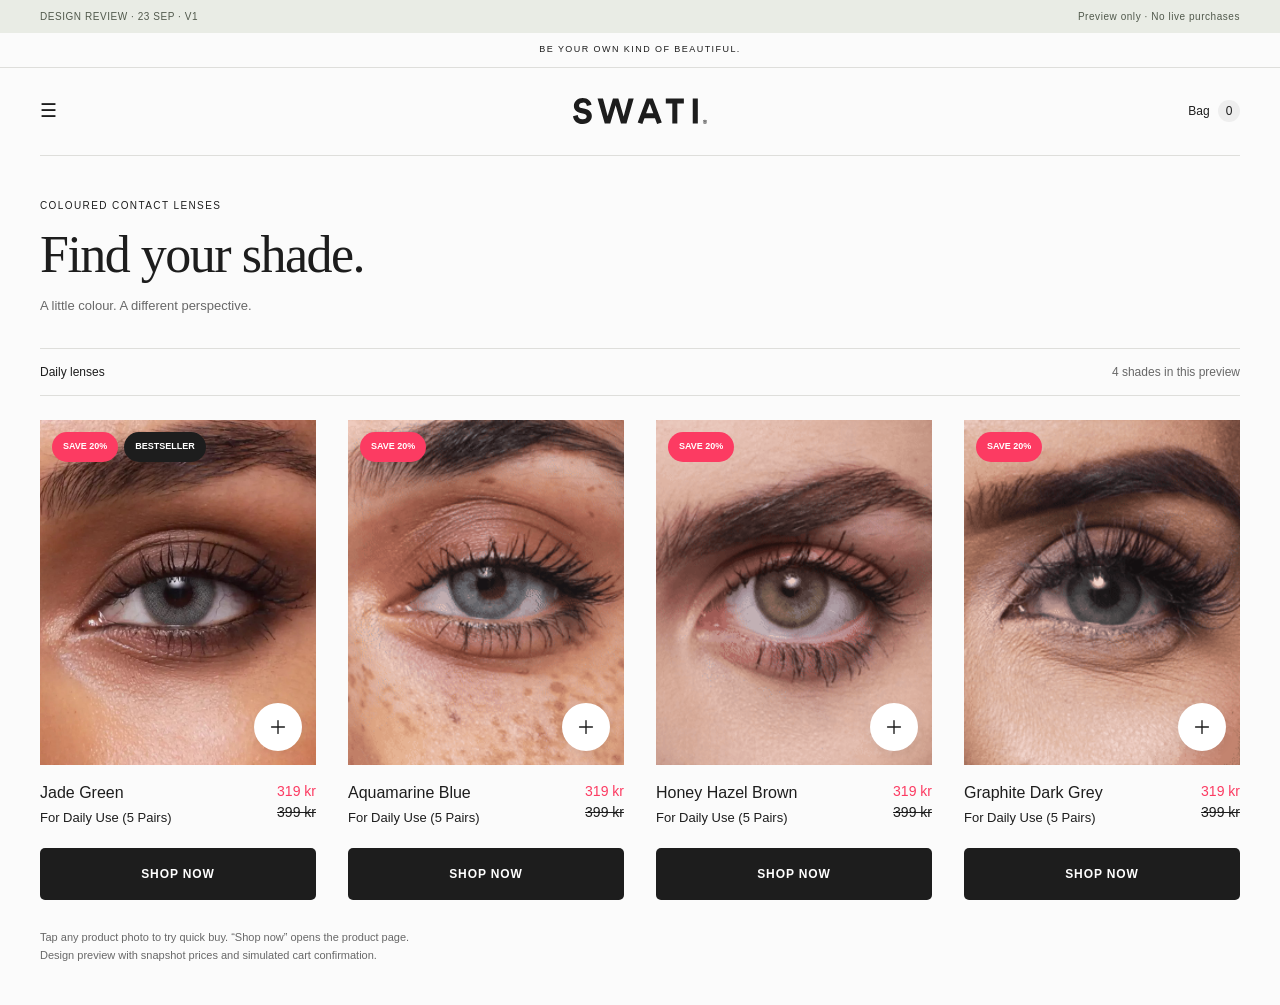
<file: selected-v1/index.html>
<!doctype html>
<html lang="en">
<head>
  <meta charset="utf-8"><meta name="viewport" content="width=device-width,initial-scale=1,viewport-fit=cover">
  <meta name="robots" content="noindex,nofollow">
  <title>SWATI — Quick buy, refined</title>
  <link rel="stylesheet" href="style.css">
</head>
<body>
  <div class="review-bar"><span>DESIGN REVIEW · 23 SEP · V1</span><span>Preview only · No live purchases</span></div>
  <div class="announcement">BE YOUR OWN KIND OF BEAUTIFUL.</div>
  <header class="store-header"><span class="menu-icon" aria-hidden="true">☰</span><img src="../assets/logo.svg" alt="SWATI"><span class="bag">Bag <span id="count">0</span></span></header>
  <main>
    <div class="collection-heading"><p class="eyebrow">COLOURED CONTACT LENSES</p><h1>Find your shade.</h1><p class="intro">A little colour. A different perspective.</p></div>
    <div class="collection-toolbar"><span>Daily lenses</span><span>4 shades in this preview</span></div>
    <div id="grid" class="product-grid"></div>
    <p class="review-note">Tap any product photo to try quick buy. “Shop now” opens the product page.<br>Design preview with snapshot prices and simulated cart confirmation.</p>
  </main>

  <dialog id="quick" aria-labelledby="qtitle">
    <div class="modal-layout">
      <div class="editorial"><img id="largeimage" src="../assets/jade-half-face.jpg" alt="Jade Green lenses"></div>
      <div class="selector-panel">
        <header class="modal-header"><span class="eyebrow">QUICK BUY</span><button class="close" aria-label="Close quick buy"><svg viewBox="0 0 24 24" aria-hidden="true"><path d="m6 6 12 12M18 6 6 18"/></svg></button></header>
        <div class="selector-scroll">
          <div class="product-summary"><img id="smallimage" src="../assets/jade.png" alt=""><div><h2 id="qtitle">Jade Green</h2><p id="subline">1-Day · 5 pairs per pack</p><div class="price"><span id="unitprice">319 kr</span><s id="compare">399 kr</s><span class="saving">SAVE 20%</span></div></div></div>
          <div class="option-row">
            <div class="field"><label for="shade">Shade</label><div class="select-wrap"><select id="shade"></select></div></div>
            <div class="field"><label for="duration">Lens duration</label><div class="select-wrap"><select id="duration"><option value="0">1-Day · 5 pairs</option><option value="1">1-Month · 1 pair</option><option value="2">6-Months · 1 pair</option></select></div></div>
          </div>
          <div class="field power-field" id="single-power"><label for="power">Eye power</label><div class="select-wrap"><select id="power" aria-describedby="power-note"></select></div><p class="field-note" id="power-note">Choose 0.00 for no vision correction.</p></div>
          <label class="dual-toggle"><input type="checkbox" id="dual"><span>I need two different eye powers</span></label>
          <div id="dualfields" hidden><div class="option-row"><div class="field"><label for="left">Left eye</label><div class="select-wrap"><select id="left"></select></div></div><div class="field"><label for="right">Right eye</label><div class="select-wrap"><select id="right"></select></div></div></div><p class="pack-note">Two packs will be added, one for each eye power.</p></div>
          <div class="quantity-row"><div><label id="qtylabel">Quantity</label><p id="qtyhelp">1 pack · 5 pairs</p></div><div class="stepper" role="group" aria-labelledby="qtylabel"><button id="minus" aria-label="Decrease quantity">−</button><output id="qty" aria-live="polite">1</output><button id="plus" aria-label="Increase quantity">+</button></div></div>
          <p class="error" id="error" role="alert" hidden>Please choose your eye power.</p>
        </div>
        <footer class="buy-footer"><div class="total-row" aria-live="polite"><span id="summary">1 pack · 5 pairs</span><div><span>Total</span><strong id="total">319 kr</strong></div></div><button id="add" class="primary">ADD TO BAG <svg viewBox="0 0 24 24" aria-hidden="true"><path d="M5 12h14m-5-5 5 5-5 5"/></svg></button></footer>
      </div>
    </div>
  </dialog>

  <dialog id="success" aria-labelledby="success-title"><header class="modal-header"><span class="eyebrow">PREVIEW CONFIRMATION</span><button class="close" aria-label="Close confirmation">×</button></header><div class="confirmation-body"><span class="checkmark" aria-hidden="true">✓</span><h2 id="success-title">A little colour, added.</h2><div id="receipt"></div><p class="review-note">This is a design preview. Your live bag has not changed.</p><button class="primary" id="continue">CONTINUE SHOPPING</button></div></dialog>
  <script src="app.js"></script>
</body>
</html>
</file>
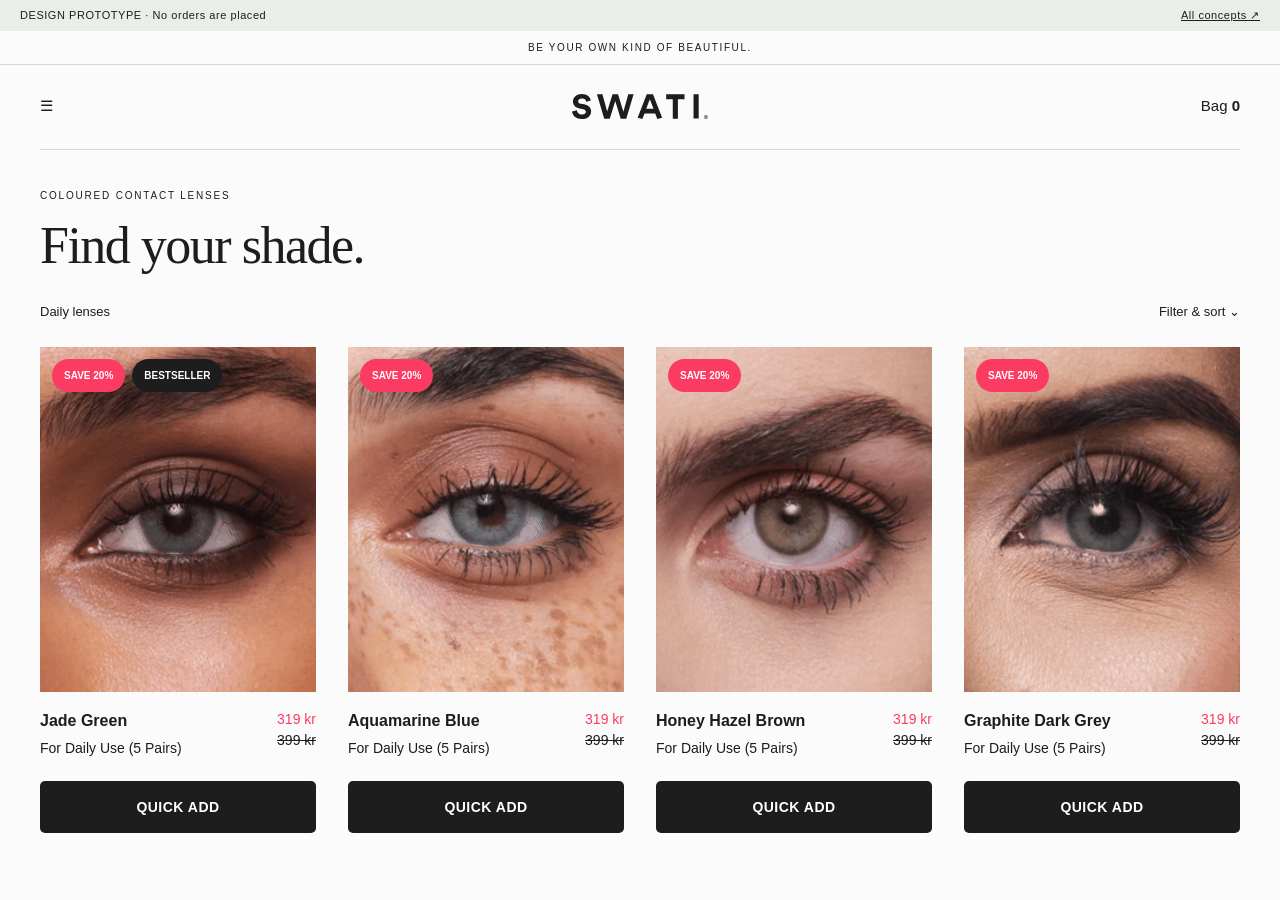
<file: prototype.html>
<!doctype html>
<html lang="en"><head><meta charset="utf-8"><meta name="viewport" content="width=device-width,initial-scale=1"><meta name="robots" content="noindex,nofollow"><title>SWATI — Quick add concept</title><link rel="stylesheet" href="style.css?v=4"></head>
<body><div class="demo">DESIGN PROTOTYPE · No orders are placed <a href="index.html">All concepts ↗</a></div>
<div class="announcement">BE YOUR OWN KIND OF BEAUTIFUL.</div>
<header class="storehead"><span>☰</span><img src="assets/logo.svg?v=4" alt="SWATI"><span>Bag <b id="count">0</b></span></header>
<main id="collection"><div class="collection-title"><p class="eyebrow">COLOURED CONTACT LENSES</p><h1>Find your shade.</h1><div class="filter"><span>Daily lenses</span><span>Filter & sort ⌄</span></div></div><div class="grid" id="grid"></div></main>
<dialog id="quick" aria-labelledby="qtitle"><div class="dialog-layout"><div class="editorial"><img id="largeimage" src="assets/jade.png?v=4" alt="Jade Green lenses on an eye"><span>YOUR SHADE. YOUR WAY.</span></div><div class="panel"><header class="panelhead"><span id="panel-label">Quick add</span><button class="close" aria-label="Close quick add">×</button></header><div class="scrollarea" id="scrollarea"><div class="productsummary"><img id="smallimage" src="assets/jade.png?v=4" alt="Jade Green"><div><h2 id="qtitle">Jade Green</h2><p id="subline">1-Day · 5 pairs per pack</p><div class="price"><span id="unitprice">319 kr</span> <s id="compare">399 kr</s> <span class="saving">SAVE 20%</span></div></div></div>
<div class="stepnav" hidden><span id="step1tag">01 &nbsp; Your lenses</span><span id="step2tag">02 &nbsp; Eye power</span></div>
<section id="lensstep"><div class="field"><label for="shade">Shade</label><select id="shade"></select></div><fieldset class="field"><legend>Lens duration</legend><select id="duration-select" aria-label="Lens duration"></select><div class="durations" id="durations"></div></fieldset></section>
<section id="powerstep"><div class="field"><label for="power">Eye power</label><select id="power"></select></div><label class="checkbox"><input type="checkbox" id="dual">I need two different eye powers</label><div class="dualfields" hidden><div><label for="left">Left eye</label><select id="left"></select></div><div><label for="right">Right eye</label><select id="right"></select></div></div><p id="packnote" class="packnote" hidden>Two packs will be added: one for each eye power.</p><div class="quantityrow"><div><b id="qtylabel">Quantity</b><small id="qtyhelp">1 pack · 5 pairs</small></div><div class="stepper"><button id="minus" aria-label="Decrease quantity">−</button><output id="qty">1</output><button id="plus" aria-label="Increase quantity">+</button></div></div></section>
<p class="error" role="alert" id="error" hidden>Please choose your eye power.</p><a id="details" class="detail-link" href="https://www.swati.com/products/green-jade-daily-lenses">View full product details ↗</a></div>
<footer class="buyfooter"><div class="summaryline"><span id="summary">1 pack · 5 pairs</span><b id="total">319 kr</b></div><div class="footerbuttons"><button class="back" hidden>Back</button><button class="primary" id="add">CHOOSE EYE POWER</button></div><small id="footerhint">Choose your options to add to bag.</small></footer></div></div></dialog>
<dialog id="success" aria-labelledby="success-title"><header class="panelhead"><span>✓ Added to bag</span><button class="close" aria-label="Close confirmation">×</button></header><h2 id="success-title">Your shade is in the bag.</h2><div id="receipt"></div><p class="prototype-note">Prototype confirmation — no live cart is changed.</p><button class="primary" id="continue">CONTINUE SHOPPING</button></dialog>
<script src="app.js?v=4"></script></body></html>
</file>
<file: style.css>
:root{--bg:#fbfbfb;--ink:#1d1d1d;--pink:#fc3b62;--line:#d5d5d5}*{box-sizing:border-box}body{margin:0;background:var(--bg);color:var(--ink);font:15px/1.5 'Helvetica Neue',Arial,sans-serif}button,select{font:inherit;color:inherit}button,a,select,input{touch-action:manipulation}button{cursor:pointer}button:focus-visible,a:focus-visible,select:focus-visible,input:focus-visible{outline:3px solid #56796c;outline-offset:3px}a{color:inherit}button{border:0;background:none}h1,h2,p{margin:0}h1{font:52px/1.1 Georgia,serif;letter-spacing:-1.5px}h2{font:34px/1.12 Georgia,serif;letter-spacing:-.7px}.demo{padding:7px 20px;background:#e9eee9;font-size:11px;letter-spacing:.05em;display:flex;justify-content:space-between}.announcement{text-align:center;border-bottom:1px solid var(--line);font-size:10px;letter-spacing:.16em;padding:9px}.storehead{height:85px;margin:0 40px;border-bottom:1px solid var(--line);display:flex;align-items:center;justify-content:space-between}.storehead img{width:136px}.storehead>span{width:80px}.storehead>span:last-child{text-align:right}.collection-title{padding:38px 0 26px}.eyebrow{font-size:10px;letter-spacing:.18em;margin-bottom:14px}.filter{display:flex;justify-content:space-between;margin-top:28px;font-size:13px}main{padding:0 40px 40px;max-width:1600px;margin:auto}.grid{display:grid;grid-template-columns:repeat(4,1fr);gap:32px}.card .photo{position:relative;aspect-ratio:4/5;overflow:hidden}.card .photo>a{display:block;height:100%}.card .photo img{width:100%;height:100%;object-fit:cover}.badges{position:absolute;top:12px;left:12px;display:flex;gap:7px;pointer-events:none}.badge{background:var(--pink);color:white;padding:9px 12px;border-radius:30px;font-size:10px;font-weight:700}.badge.black{background:var(--ink)}.meta{display:flex;justify-content:space-between;gap:6px;margin:17px 0 22px;font-size:14px}.meta strong{font-size:16px}.meta a{text-decoration:none}.meta p{margin-top:5px}.cardprice{color:var(--pink);text-align:right;white-space:nowrap}.cardprice s{display:block;color:var(--ink)}.primary{height:52px;background:var(--ink);color:white;border-radius:5px;font-weight:700;font-size:14px;letter-spacing:.035em;width:100%}.primary:disabled{opacity:.6;cursor:wait}.secondary{border:1px solid var(--ink);height:48px;width:100%;border-radius:5px;font-size:13px;font-weight:600}.splitactions{display:grid;grid-template-columns:minmax(0,3fr) minmax(44px,1fr);gap:8px}.splitactions a{display:flex;align-items:center;justify-content:center;text-decoration:none}.plus-trigger{position:absolute;bottom:12px;right:12px;background:white;border:1px solid #ddd;border-radius:50%;width:44px;height:44px;font-size:28px;box-shadow:0 2px 8px #0001}.details-under{display:block;text-align:center;font-size:12px;margin-top:11px}dialog{border:0;padding:0;background:var(--bg);color:var(--ink);box-shadow:0 20px 100px #0003}dialog::backdrop{background:#0006}#quick{width:490px;max-width:calc(100% - 40px);max-height:calc(100dvh - 48px);border-radius:12px}.dialog-layout{display:flex;height:100%;max-height:inherit}.panel{min-width:0;display:flex;flex-direction:column;width:100%;max-height:inherit}.panelhead{display:flex;align-items:center;justify-content:space-between;padding:16px 24px;border-bottom:1px solid #e3e3e3;font-size:14px;font-weight:500;flex-shrink:0}.close{width:36px;height:36px;font-size:28px;font-weight:300;line-height:1}.scrollarea{padding:22px 24px 18px;overflow-y:auto;min-height:0}.productsummary{display:flex;gap:16px;align-items:center;margin-bottom:25px}.productsummary img{width:78px;height:94px;object-fit:cover}.productsummary p{font-size:12px;margin:7px 0}.price{font-size:16px;display:flex;align-items:center;gap:8px;color:var(--pink)}.price s{font-size:13px;color:#777}.saving{font-size:9px;padding:3px 6px;background:#fce9ed;border-radius:3px;color:#bd2443}.field{margin:0 0 18px;padding:0;border:0}label,legend{display:block;font-size:12px;font-weight:500;margin:0 0 8px}select{width:100%;height:46px;border:1px solid #bdbdbd;border-radius:4px;background:var(--bg);padding:0 12px;font-size:14px}fieldset legend{padding:0}.durations{display:grid;grid-template-columns:repeat(3,1fr);gap:8px}.duration{border:1px solid #bdbdbd;border-radius:4px;padding:11px 4px;text-align:center;min-height:72px;font-size:13px}.duration small{display:block;font-size:11px;margin-top:4px}.duration[aria-pressed=true]{border:2px solid var(--ink);background:#f1f1ee;padding:10px 3px}.checkbox{display:flex;align-items:center;gap:9px;font-weight:400;font-size:12px;margin-bottom:17px;min-height:26px}.checkbox input{width:17px;height:17px;accent-color:var(--ink);margin:0}.dualfields{display:grid;grid-template-columns:1fr 1fr;gap:10px;margin-bottom:12px}[hidden]{display:none!important}.packnote{font-size:12px;background:#f0eee8;padding:11px;margin-bottom:15px;line-height:1.5}.quantityrow{display:flex;align-items:center;justify-content:space-between;margin:17px 0}.quantityrow b{font-size:12px;font-weight:500}.quantityrow small{display:block;font-size:11px;color:#666;margin-top:3px}.stepper{display:flex;align-items:center;border:1px solid #bdbdbd;border-radius:4px;height:44px}.stepper button{width:40px;height:42px;font-size:19px}.stepper output{width:24px;text-align:center;font-size:14px}.detail-link{font-size:12px;text-underline-offset:4px}.buyfooter{padding:17px 24px 18px;border-top:1px solid #ddd;background:var(--bg);flex-shrink:0}.summaryline{display:flex;justify-content:space-between;font-size:12px;margin-bottom:12px}.summaryline b{font-size:17px}.buyfooter>small{display:block;text-align:center;font-size:10px;color:#686868;margin-top:10px}.editorial{display:none}.stepnav{display:flex;justify-content:space-between;font-size:12px;border-bottom:1px solid #ddd;padding-bottom:14px;margin-bottom:24px}.stepnav span{color:#777}.stepnav .active{color:#111;font-weight:600}.footerbuttons{display:flex;gap:12px}.back{width:64px;font-size:13px;text-decoration:underline}.error{color:#af1736;font-size:12px;margin:12px 0}.drawer #quick{margin:0 0 0 auto;max-height:100dvh;height:100dvh;width:560px;max-width:100%;border-radius:0}.drawer .panelhead{padding:22px 30px}.drawer .scrollarea{padding:26px 30px}.drawer .buyfooter{margin-top:auto;padding:22px 30px}.drawer .productsummary img{width:105px;height:125px}.drawer .duration{min-height:82px}.guided #quick{width:860px}.guided .editorial{display:block;width:42%;position:relative;flex-shrink:0;overflow:hidden}.editorial img{width:100%;height:100%;object-fit:cover}.editorial span{position:absolute;bottom:22px;left:22px;color:white;letter-spacing:.13em;font-size:10px;text-shadow:0 1px 10px #000}.guided .productsummary img{display:none}.guided .productsummary{margin-bottom:22px}.guided .scrollarea{min-height:390px}.guided .panelhead{border-bottom:0;padding-bottom:0}#success{width:420px;max-width:calc(100% - 32px);border-radius:10px;padding:0 24px 24px}#success .panelhead{padding:14px 0;margin-bottom:20px}#success h2{font-size:32px;margin-bottom:20px}#receipt{font-size:14px;line-height:1.8}.prototype-note{font-size:11px;color:#666;margin:18px 0}.artboard .demo{display:none}.artboard .storehead{height:70px}.artboard .collection-title{padding-top:22px}.artboard .announcement{font-size:9px}
@media(max-width:650px){.demo{font-size:9px;padding:6px 12px}.storehead{height:65px;margin:0 16px}.storehead img{width:103px}.storehead span{font-size:12px}.announcement{font-size:8px;padding:8px}main{padding:0 16px 30px}.collection-title{padding:25px 0 20px}h1{font-size:38px}.eyebrow{font-size:8px}.filter{margin-top:20px;font-size:12px}.grid{grid-template-columns:repeat(2,1fr);gap:26px 12px}.badges{top:6px;left:6px;gap:4px}.badge{padding:5px 7px;font-size:7px}.meta{font-size:10px;margin:11px 0 14px}.meta strong{font-size:12px}.meta p{font-size:10px}.card .primary{height:44px;font-size:11px}.splitactions .secondary{height:44px}.secondary{height:38px;font-size:10px}.card .details-under{font-size:10px}.cardprice{font-size:11px}#quick{margin:auto 0 0;width:100%;max-width:100%;max-height:calc(100dvh - 36px);border-radius:16px 16px 0 0}.panelhead{padding:12px 20px}.scrollarea{padding:18px 20px}.productsummary{margin-bottom:21px;gap:13px}.productsummary img{width:67px;height:80px}h2{font-size:29px}.price{font-size:15px}.productsummary p{font-size:11px}.field{margin-bottom:17px}.buyfooter{padding:15px 20px 19px}.drawer #quick{height:calc(100dvh - 18px);max-height:calc(100dvh - 18px);margin:auto 0 0;border-radius:16px 16px 0 0}.drawer .panelhead{padding:12px 20px}.drawer .scrollarea{padding:18px 20px}.drawer .buyfooter{padding:15px 20px 19px}.drawer .productsummary img{width:95px;height:113px}.drawer .duration{min-height:76px}.guided .editorial{display:none}.guided .productsummary img{display:block}.guided .scrollarea{min-height:0}.guided .stepnav{margin-bottom:23px}.guided .panelhead{padding-bottom:7px}.guided #quick{width:100%}.guided .buyfooter{margin-top:8px}.guided .productsummary{margin-bottom:23px}}

#duration-select{display:none}.compact #duration-select{display:block}.compact #durations{display:none}.compact #lensstep{display:grid;grid-template-columns:1fr 1fr;gap:12px}.compact #lensstep .field{min-width:0}.compact .scrollarea{padding-top:18px}.compact .productsummary{margin-bottom:21px}

.duration{position:relative}.durations{padding-top:12px}.choice-badge{position:absolute;top:-12px;left:50%;transform:translateX(-50%);padding:3px 9px;border-radius:20px;background:var(--ink);color:#fff;font-size:10px;font-weight:600;line-height:16px;white-space:nowrap}.duration[aria-pressed=true] .choice-badge{top:-13px}

.splitactions .secondary{height:52px}.splitactions .split-quick{font-size:28px;font-weight:400;line-height:1;letter-spacing:0;padding:0;display:flex;align-items:center;justify-content:center}@media(max-width:650px){.splitactions .secondary{height:44px}.splitactions .split-quick{font-size:26px}}
</file>
<file: plus-designs/studio.css>
.icon-studio{background:#f5f4f0;color:#222;font-family:'Helvetica Neue',Arial,sans-serif;-webkit-font-smoothing:antialiased}html{scroll-behavior:smooth;scroll-padding-top:95px}.studio-header{max-width:1380px;margin:auto;padding:30px 50px;display:flex;align-items:center;justify-content:space-between;border-bottom:1px solid #d8d7d1;gap:25px}.studio-header img{width:120px;display:block}.studio-header>span{font-size:10px;letter-spacing:.15em}.studio-header>a:last-child{font-size:12px;text-decoration:none}.studio-header>a:last-child span{margin-left:12px}.studio-main{max-width:1380px;padding:0 50px;margin:auto}.studio-hero{padding:53px 0 43px;display:grid;grid-template-columns:1.65fr 1fr;gap:70px;align-items:end}.studio-hero h1{font:56px/1.07 Georgia,serif;letter-spacing:-2px;margin:0 0 22px}.icon-studio .eyebrow{font-size:10px;letter-spacing:.14em;margin-bottom:16px}.lead{font-size:16px;line-height:1.65;color:#62625b}.hero-note{display:flex;gap:20px;border-top:1px solid #bfc2b7;padding-top:22px}.note-number{font:40px/1 Georgia,serif;color:#7a826e}.hero-note p{font-size:13px;line-height:1.65}.hero-note .eyebrow{font-size:9px;margin-bottom:10px}.hero-note .muted{font-size:11px;color:#75756c;margin-top:12px}.studio-nav{position:sticky;top:0;z-index:10;display:flex;align-items:center;justify-content:space-between;padding:15px 0;background:#f5f4f0f5;backdrop-filter:blur(12px);border-top:1px solid #d8d7d1;border-bottom:1px solid #d8d7d1;gap:18px}.studio-nav>div{display:flex;gap:26px}.studio-nav a{font-size:12px;text-decoration:none;color:#595950}.studio-nav button{font-size:12px;display:flex;gap:10px;align-items:center;background:#fff;border:1px solid #cccfc3;border-radius:30px;padding:10px 16px;white-space:nowrap}.preview-dot{width:7px;height:7px;border-radius:50%;background:#96998f}.studio-nav button[aria-pressed=true]{background:#232720;color:#fff}.studio-nav button[aria-pressed=true] .preview-dot{background:#bfcfac}.section-intro{display:flex;justify-content:space-between;align-items:end;padding:35px 0 30px;gap:25px}.section-intro h2,.studio-section h2{font:37px/1.15 Georgia,serif;letter-spacing:-1px}.section-intro .eyebrow{margin-bottom:10px}.section-intro>p{font-size:12px;color:#73736a;line-height:1.7}.design-grid{display:grid;grid-template-columns:repeat(3,minmax(0,1fr));column-gap:42px;row-gap:62px}.design{min-width:0;scroll-margin-top:90px}.design-heading{height:121px;border-top:1px solid #bfc0b6;padding-top:16px}.design-index{display:flex;align-items:center;justify-content:space-between;height:25px;margin-bottom:12px}.design-index>span:first-child{font-size:11px;letter-spacing:.08em;color:#6c6d62}.design h3{font-size:20px;font-weight:500;line-height:1.25;margin:0 0 7px;letter-spacing:-.3px}.design-heading p{font-size:12px;color:#727268;line-height:1.4}.recommend-chip,.reference-chip{font-size:9px;padding:4px 8px;border-radius:3px;letter-spacing:.01em;background:#e3e8db;color:#46523a}.reference-chip{background:#e9e8e3;color:#66665d}.lens-card{background:#fbfbfb}.lens-photo{position:relative;aspect-ratio:4/5}.image-link{display:block;width:100%;height:100%;overflow:hidden}.lens-photo img{width:100%;height:100%;object-fit:cover;object-position:center}.lens-badges{position:absolute;left:12px;top:12px;display:flex;gap:8px;pointer-events:none}.lens-badges>span{padding:9px 13px;background:#fc3b62;color:white;font-size:10px;font-weight:700;line-height:1.3;border-radius:40px}.lens-badges>span:last-child{background:#1d1d1d}.lens-meta{display:flex;justify-content:space-between;gap:10px;padding:18px 0 24px;font-size:15px;line-height:1.6}.lens-meta a{text-decoration:none;font-size:16px;font-weight:500;color:#000}.lens-meta p{margin-top:3px;font-size:14px;color:#000}.lens-price{text-align:right;color:#fc3b62;white-space:nowrap;font-weight:500;font-size:15px}.lens-price s{display:block;color:#1d1d1d}.shop-now{display:flex;align-items:center;justify-content:center;height:52px;background:#1d1d1d;color:#fff;border-radius:5px;text-decoration:none;font-size:14px;font-weight:700;letter-spacing:.03em}.shop-now:hover{background:#333}.quick-trigger{position:absolute;right:14px;bottom:14px;display:flex;align-items:center;justify-content:center;width:48px;height:48px;min-width:48px;border:1px solid #e4e1da;border-radius:50%;padding:0;background:#fff;color:#202020;box-shadow:0 3px 12px #00000010;isolation:isolate;overflow:visible;cursor:pointer;transition:background-color 160ms ease,color 160ms ease,box-shadow 160ms ease,transform 160ms ease,border-color 160ms ease;-webkit-tap-highlight-color:transparent}.icon-wrap{width:48px;height:46px;flex:0 0 46px;display:flex;align-items:center;justify-content:center}.quick-trigger svg{width:23px;height:23px;display:block}.quick-label{display:none;white-space:nowrap;font:500 12px/1 'Helvetica Neue',Arial,sans-serif}.quick-tip{position:absolute;bottom:calc(100% + 10px);right:0;background:#1d1d1d;color:#fff;border-radius:4px;padding:7px 9px;white-space:nowrap;font-size:10px;line-height:1.2;opacity:0;transform:translateY(3px);pointer-events:none;transition:opacity 140ms ease,transform 140ms ease}.quick-tip:after{content:'';position:absolute;bottom:-4px;right:20px;width:8px;height:8px;background:inherit;transform:rotate(45deg)}.quick-trigger.treatment-b{background:#414141;color:#fff;border:2px solid transparent;box-shadow:none;transition:border-color 180ms ease,box-shadow 180ms ease}.treatment-c .quick-label{display:block;max-width:0;opacity:0;overflow:hidden;transition:max-width 220ms cubic-bezier(.2,.7,.2,1),opacity 140ms ease}.quick-trigger.treatment-c{border-radius:999px;width:auto;min-width:48px;justify-content:flex-end;transition:background-color 220ms ease,color 220ms ease,padding 220ms cubic-bezier(.2,.7,.2,1);border:0}.treatment-c .quick-tip,.treatment-f .quick-tip{display:none}.quick-trigger.treatment-d{border-radius:9px}.treatment-d svg{width:22px;height:22px}.treatment-e svg{transition:transform 180ms ease}.quick-trigger.treatment-f{border-radius:999px;width:auto;padding:0 4px 0 16px;background:#1d1d1d;color:#fff;border-color:#1d1d1d}.treatment-f .quick-label{display:block}.treatment-f .icon-wrap{width:36px;flex-basis:36px}.treatment-f svg{width:20px;height:20px}
/* Preview states and keyboard states mirror pointer hover. */
.force-hover .quick-trigger:is(.treatment-a,.treatment-d,.treatment-e),.demo-hover .lens-photo .quick-trigger:is(.treatment-a,.treatment-d,.treatment-e),.quick-trigger:is(.treatment-a,.treatment-d,.treatment-e):focus-visible{background:#1d1d1d;color:#fff;border-color:#1d1d1d;box-shadow:0 5px 14px #0002}.force-hover .quick-trigger:is(.treatment-a,.treatment-d),.demo-hover .lens-photo .quick-trigger:is(.treatment-a,.treatment-d),.quick-trigger:is(.treatment-a,.treatment-d):focus-visible{transform:translateY(-2px)}.force-hover .treatment-b,.demo-hover .lens-photo .treatment-b,.treatment-b:focus-visible{border-color:#fff;box-shadow:0 0 0 2px #41414155}.force-hover .treatment-c,.demo-hover .lens-photo .treatment-c,.treatment-c:focus-visible{padding-left:16px;background:#1d1d1d;color:white}.force-hover .treatment-c .quick-label,.demo-hover .lens-photo .treatment-c .quick-label,.treatment-c:focus-visible .quick-label{max-width:75px;opacity:1}.force-hover .treatment-e svg,.demo-hover .lens-photo .treatment-e svg,.treatment-e:focus-visible svg{transform:translateX(2px)}.force-hover .treatment-f,.demo-hover .lens-photo .treatment-f,.treatment-f:focus-visible{background:#fff;color:#1d1d1d;border-color:#fff}.force-hover .quick-tip,.demo-hover .lens-photo .quick-tip,.quick-trigger:focus-visible .quick-tip{opacity:1;transform:translateY(0)}
@media(hover:hover) and (pointer:fine){.quick-trigger:is(.treatment-a,.treatment-d,.treatment-e):hover{background:#1d1d1d;color:#fff;border-color:#1d1d1d;box-shadow:0 5px 14px #0002}.quick-trigger:is(.treatment-a,.treatment-d):hover{transform:translateY(-2px)}.treatment-b:hover{border-color:#fff;box-shadow:0 0 0 2px #41414155}.treatment-c:hover{padding-left:16px;background:#1d1d1d;color:#fff}.treatment-c:hover .quick-label{max-width:75px;opacity:1}.treatment-e:hover svg{transform:translateX(2px)}.treatment-f:hover{background:#fff;color:#1d1d1d;border-color:#fff}.quick-trigger:hover .quick-tip{opacity:1;transform:translateY(0)}}
.lens-photo .quick-trigger:active{transform:scale(.95);box-shadow:0 1px 4px #0002;transition-duration:70ms}.quick-trigger:focus-visible{outline:2px solid #fff;outline-offset:4px;box-shadow:0 0 0 6px #323b2b!important}.state-pair{display:grid;grid-template-columns:1fr 1fr;gap:10px;margin-top:20px}.state-label{display:block;font-size:9px;letter-spacing:.08em;text-transform:uppercase;color:#747469;margin-bottom:6px}.detail-crop{position:relative;height:108px;background-image:linear-gradient(#00000003,#00000003),url('assets/jade-eye.webp');background-size:350px 350px;background-position:bottom right;border-radius:5px;overflow:hidden}.detail-crop .quick-trigger{right:11px;bottom:11px;pointer-events:none}.detail-crop .quick-tip{bottom:calc(100% + 8px)}.motion-caption{display:flex;align-items:center;justify-content:space-between;gap:10px;margin-top:13px;font-size:10px;color:#747469}.preview-one{font-size:10px;color:#333;padding:5px 0;border-bottom:1px solid #adada1}.preview-one span{margin-left:6px}.preview-one[aria-pressed=true]{color:#415631;border-color:#415631}.behavior{font-size:12px;line-height:1.6;color:#77776b;margin:10px 0 0;min-height:39px}.studio-section{margin-top:65px;padding-top:42px;border-top:1px solid #cccdc2}.motion-layout{display:grid;grid-template-columns:1fr 1.2fr;gap:100px}.motion-intro{font-size:15px;line-height:1.7;max-width:360px;margin-top:22px;color:#66675d}.recommendation{background:#e9ede2;border:1px solid #d3dac8;border-radius:8px;padding:24px;margin-top:27px;max-width:400px}.recommendation>span{font-size:9px;letter-spacing:.1em;color:#626f54}.recommendation h3{font-size:18px;font-weight:500;margin:12px 0}.recommendation p{font-size:13px;color:#626953;line-height:1.65}.recommendation a{font-size:12px;display:inline-block;margin-top:18px;text-underline-offset:4px}.interaction-list>div{display:flex;gap:20px;padding:22px 0;border-bottom:1px solid #ddded5}.interaction-list>div:first-child{padding-top:0}.interaction-list>div>span{font-size:11px;color:#8a8a7c;padding-top:4px}.interaction-list h3{font-size:17px;font-weight:500;margin:0 0 8px}.interaction-list p{font-size:13px;line-height:1.65;color:#707164}.reference-section{display:grid;grid-template-columns:1fr 1fr;gap:85px;align-items:center}.reference-section>div:first-child>p:not(.eyebrow){font-size:13px;line-height:1.75;color:#686b5f;margin-top:20px;max-width:420px}.reference-section a{font-size:12px;display:inline-block;margin-top:18px;text-underline-offset:4px}.reference-section .reference-meta{font-size:10px!important;color:#8b8c80!important}.reference-pair{display:flex;gap:25px;justify-content:center;padding:30px;background:#eeeee8;border-radius:8px}.reference-pair figure{margin:0;flex:1;min-width:0;max-width:210px}.reference-pair img{width:100%;display:block}.reference-pair figcaption{font-size:9px;letter-spacing:.06em;color:#77796c;margin-top:15px}.studio-footer{margin:55px 0 0;padding:26px 0;border-top:1px solid #d8d7cd;display:flex;justify-content:space-between;gap:20px;font-size:10px;color:#77796d}.studio-footer a{text-underline-offset:3px}.icon-studio a:focus-visible,.icon-studio button:focus-visible{outline-offset:4px}.icon-studio #success h2{font-size:32px}.icon-studio #quick,.icon-studio #success{background:#fbfbfb}
@media(max-width:1100px){.studio-main{padding:0 28px}.studio-header{padding:25px 28px}.design-grid{gap:48px 24px}.studio-hero{gap:35px}.studio-hero h1{font-size:47px}.lens-meta{font-size:12px}.lens-meta a{font-size:14px}.lens-meta p{font-size:12px}.lens-price{font-size:13px}.lens-badges>span{font-size:8px;padding:7px 9px}.motion-layout{gap:50px}.reference-section{gap:45px}.design-heading p{font-size:11px}.motion-caption{align-items:start;flex-direction:column;gap:1px}.detail-crop{height:110px}.detail-crop .treatment-c{right:7px}.force-hover .treatment-c{padding-left:10px}.detail-crop .quick-label{font-size:10px}.detail-crop .treatment-f{padding-left:10px}}
@media(max-width:850px){.design-grid{grid-template-columns:repeat(2,minmax(0,1fr));gap:42px 25px}.studio-header>span{display:none}.studio-hero{grid-template-columns:1fr;gap:26px;padding:35px 0}.hero-note{max-width:550px}.studio-nav>div{gap:16px}.studio-nav a{font-size:11px}.studio-nav button{font-size:11px;padding:9px 12px}.section-intro>p{max-width:200px}.reference-section{grid-template-columns:1fr}.reference-pair{max-width:500px}.motion-layout{gap:30px}.studio-footer{flex-wrap:wrap}.design-heading{height:117px}.motion-caption{flex-direction:row;align-items:center}.detail-crop .quick-label{font-size:12px}}
@media(max-width:580px){.studio-header{padding:22px 20px}.studio-header img{width:103px}.studio-header>a:last-child{font-size:10px}.studio-main{padding:0 20px}.studio-hero h1{font-size:42px;letter-spacing:-1.5px}.lead{font-size:14px}.hero-note{gap:16px}.note-number{font-size:32px}.studio-nav{padding:10px 0;align-items:stretch;gap:8px;flex-wrap:wrap}.studio-nav>div{width:100%;justify-content:space-between;gap:8px}.studio-nav>div a{font-size:10px;padding:4px 0}.studio-nav button{padding:7px 12px;font-size:10px}.section-intro{display:block;padding-top:27px}.section-intro h2{font-size:32px}.section-intro>p{max-width:none;margin-top:13px;font-size:11px}.design-grid{grid-template-columns:1fr;gap:42px;max-width:400px;margin:auto}.design-heading{height:114px;padding-top:15px}.design h3{font-size:21px}.design-heading p{font-size:12px}.lens-meta a{font-size:16px}.lens-meta p{font-size:14px}.lens-price{font-size:15px}.lens-badges>span{font-size:10px;padding:9px 12px}.lens-meta{padding-bottom:20px}.state-pair{margin-top:17px}.detail-crop{height:115px}.motion-caption{font-size:11px}.preview-one{font-size:11px}.behavior{font-size:12px}.motion-layout{grid-template-columns:1fr;gap:35px}.studio-section{margin-top:42px;padding-top:30px}.studio-section h2{font-size:34px}.reference-pair{padding:18px;gap:18px}.studio-footer{gap:10px;margin-top:35px}.studio-footer p{width:100%}.icon-studio .studio-header a{touch-action:manipulation}}
@media(prefers-reduced-motion:reduce){html{scroll-behavior:auto}.icon-studio *,.icon-studio *::before,.icon-studio *::after{transition:none!important;animation:none!important;scroll-behavior:auto!important}}
</file>
<file: selected-v1/style.css>
:root{--bg:#fbfbfb;--ink:#1d1d1d;--muted:#686868;--line:#dededb;--pink:#fc3b62;--warm:#f4f3ef;color-scheme:light}
*{box-sizing:border-box}body{margin:0;background:var(--bg);color:var(--ink);font:14px/1.5 'Helvetica Neue',Arial,sans-serif;-webkit-font-smoothing:antialiased}body.modal-open{overflow:hidden}h1,h2,p{margin:0}button,select,input{font:inherit;color:inherit}button{cursor:pointer;border:0;background:none}button,a,select,input{touch-action:manipulation;-webkit-tap-highlight-color:transparent}button:focus-visible,a:focus-visible,select:focus-visible,input:focus-visible{outline:2px solid #465d4c;outline-offset:4px}button:disabled{cursor:default;color:#aaa}a{color:inherit}svg{width:22px;height:22px;fill:none;stroke:currentColor;stroke-width:1.5;stroke-linecap:round;stroke-linejoin:round}[hidden]{display:none!important}
.review-bar{display:flex;justify-content:space-between;gap:12px;padding:9px 40px;font-size:10px;letter-spacing:.055em;background:#e9ece5;color:#51594c}.announcement{text-align:center;padding:10px;font-size:9px;letter-spacing:.16em;border-bottom:1px solid var(--line)}.store-header{margin:0 40px;display:flex;justify-content:space-between;align-items:center;height:88px;border-bottom:1px solid var(--line)}.store-header img{width:134px}.store-header>span{width:80px}.bag{text-align:right;font-size:12px}.bag span{display:inline-grid;place-items:center;margin-left:5px;background:#eee;border-radius:50%;width:22px;height:22px}.menu-icon{font-size:19px}main{max-width:1520px;margin:auto;padding:0 40px 40px}.collection-heading{padding:42px 0 33px}.eyebrow{font-size:10px;letter-spacing:.14em;font-weight:500}h1{font:52px/1.1 Georgia,serif;letter-spacing:-1.5px;margin:13px 0}.intro{color:var(--muted);font-size:13px}.collection-toolbar{display:flex;justify-content:space-between;align-items:center;margin-bottom:24px;padding:14px 0;border-block:1px solid var(--line);font-size:12px}.collection-toolbar span:last-child{color:var(--muted)}.product-grid{display:grid;grid-template-columns:repeat(4,minmax(0,1fr));gap:32px}.card{min-width:0}.photo-button{display:block;position:relative;width:100%;aspect-ratio:4/5;overflow:hidden;padding:0;text-align:left;background:#eee}.photo-button>img{display:block;width:100%;height:100%;object-fit:cover}.badges{position:absolute;top:12px;left:12px;display:flex;gap:6px}.badge{font-size:9px;font-weight:700;background:var(--pink);color:#fff;border-radius:30px;padding:8px 11px}.badge.ink{background:var(--ink)}.quick-pill{position:absolute;right:14px;bottom:14px;display:flex;align-items:center;justify-content:flex-end;border-radius:99px;background:#fff;min-width:48px;height:48px;box-shadow:0 3px 12px #0001;transition:background-color .2s,color .2s,padding .22s}.quick-label{max-width:0;opacity:0;overflow:hidden;white-space:nowrap;font-size:12px;font-weight:500;transition:max-width .22s,opacity .16s}.quick-icon{display:grid;place-items:center;width:48px;height:48px;flex-shrink:0}.photo-button:focus-visible .quick-pill{padding-left:17px;background:var(--ink);color:white}.photo-button:focus-visible .quick-label{max-width:85px;opacity:1}.photo-button:active .quick-pill{transform:scale(.95)}.card-meta{display:flex;justify-content:space-between;gap:8px;padding:16px 0 20px}.card-name{font-weight:500;font-size:16px}.card-meta p{font-size:13px;margin-top:3px}.card-price{text-align:right;color:var(--pink);font-size:14px;white-space:nowrap}.card-price s{display:block;color:var(--ink)}.shop-now,.primary{display:flex;align-items:center;justify-content:center;gap:15px;background:var(--ink);color:white;border-radius:5px;width:100%;height:52px;text-decoration:none;font-size:12px;letter-spacing:.075em;font-weight:600}.review-note{font-size:11px;line-height:1.7;color:var(--muted);margin-top:28px}
dialog{padding:0;border:0;background:var(--bg);color:var(--ink);box-shadow:0 24px 100px #0004}dialog::backdrop{background:#16151170;backdrop-filter:blur(3px)}#quick{width:960px;max-width:calc(100vw - 64px);height:704px;max-height:calc(100dvh - 64px);border-radius:12px;overflow:hidden}.modal-layout{display:grid;grid-template-columns:46% 54%;height:100%;min-height:0}.editorial{position:relative;min-height:0;overflow:hidden;background:#e4ddd4}.editorial>img{display:block;width:100%;height:100%;object-fit:cover;object-position:center}.editorial:after{content:'';position:absolute;inset:50% 0 0;background:linear-gradient(transparent,#17130f70);pointer-events:none}.editorial-caption{position:absolute;bottom:32px;left:32px;z-index:1;color:white}.editorial-caption span{font-size:9px;letter-spacing:.18em}.editorial-caption p{font:45px/1.05 Georgia,serif;letter-spacing:-1px;margin-top:12px}.selector-panel{display:flex;flex-direction:column;min-width:0;min-height:0}.modal-header{display:flex;justify-content:space-between;align-items:center;flex-shrink:0;padding:17px 25px 0 32px;min-height:61px}.modal-header .eyebrow{color:#71716b;font-size:9px;letter-spacing:.16em}.close{display:grid;place-items:center;width:44px;height:44px;border-radius:50%;font-size:28px}.selector-scroll{padding:9px 32px 0;min-height:0;overflow-y:auto;overscroll-behavior:contain;scrollbar-width:thin}.product-summary{display:flex;align-items:center;gap:15px;padding-bottom:24px;border-bottom:1px solid var(--line);margin-bottom:24px}.product-summary>img{display:none}h2{font:38px/1.1 Georgia,serif;letter-spacing:-1px}.product-summary p{font-size:12px;color:var(--muted);margin:7px 0 11px}.price{display:flex;align-items:center;flex-wrap:wrap;gap:10px;font-size:17px;color:var(--pink);font-weight:500}.price s{font-size:13px;color:#777;font-weight:400}.saving{font-size:9px;background:#fce9ed;color:#b32543;padding:4px 7px;border-radius:3px;letter-spacing:.02em}.option-row{display:grid;grid-template-columns:1fr 1fr;gap:12px}.field{min-width:0;margin-bottom:17px}.field label,.quantity-row label{display:block;font-size:11px;font-weight:500;margin:0 0 7px}.select-wrap{position:relative}.select-wrap:after{content:'';position:absolute;right:16px;top:19px;width:6px;height:6px;border-right:1.4px solid var(--ink);border-bottom:1.4px solid var(--ink);transform:rotate(45deg);pointer-events:none}select{appearance:none;-webkit-appearance:none;background:#fff;width:100%;height:48px;padding:0 35px 0 13px;border:1px solid #c9c9c5;border-radius:5px;font-size:13px;cursor:pointer;text-overflow:ellipsis}select[data-empty=true]{color:#777}select[aria-invalid=true]{border-color:#b32543}.field-note{color:#777;font-size:10px;margin-top:7px}.power-field{margin-bottom:10px}.dual-toggle{display:flex;align-items:center;gap:9px;min-height:35px;cursor:pointer;font-size:11px}.dual-toggle input{width:17px;height:17px;margin:0;accent-color:var(--ink);flex-shrink:0}#dualfields{margin-top:10px}#dualfields .field{margin-bottom:10px}.pack-note{font-size:10px;color:#59594f;background:#f0f0eb;border-radius:4px;padding:9px 11px}.quantity-row{display:flex;justify-content:space-between;align-items:center;padding:18px 0 20px;margin-top:8px;border-top:1px solid var(--line)}.quantity-row label{margin-bottom:3px}.quantity-row p{color:var(--muted);font-size:10px}.stepper{display:flex;align-items:center;border:1px solid #c9c9c5;border-radius:5px;height:44px}.stepper button{width:43px;height:42px;font-size:19px}.stepper output{width:27px;text-align:center;font-size:12px}.error{color:#b32543;font-size:11px;margin:0 0 13px}.buy-footer{padding:16px 32px 24px;margin-top:auto;border-top:1px solid var(--line);background:var(--bg);flex-shrink:0}.total-row{display:flex;align-items:center;justify-content:space-between;gap:12px;margin-bottom:13px;font-size:11px;color:var(--muted)}.total-row>div{display:flex;align-items:center;gap:12px}.total-row strong{font-size:19px;font-weight:500;color:var(--ink)}.total-row>div>span{font-size:10px}.primary svg{width:18px;height:18px}.primary:active{background:#444}.close:hover{background:#efefec}#success{width:440px;max-width:calc(100vw - 32px);max-height:calc(100dvh - 32px);border-radius:12px}#success .modal-header{padding-left:24px}.confirmation-body{padding:15px 24px 24px}.checkmark{display:grid;place-items:center;background:#e8ece3;border-radius:50%;width:42px;height:42px;margin-bottom:20px;font-size:20px}#success h2{font-size:32px}#receipt{line-height:1.9;margin-top:20px;font-size:13px}#success .review-note{margin:20px 0}.artboard .review-bar{display:none}
@media(hover:hover) and (pointer:fine){.photo-button:hover .quick-pill{padding-left:17px;background:var(--ink);color:#fff}.photo-button:hover .quick-label{max-width:85px;opacity:1}.primary:hover,.shop-now:hover{background:#333}select:hover{border-color:#888}}
@media(max-width:1000px){.product-grid{gap:20px}.card-meta p{font-size:11px}.card-name{font-size:14px}.badges{gap:4px;top:8px;left:8px}.badge{font-size:8px;padding:6px 8px}#quick{max-width:calc(100vw - 40px)}.modal-layout{grid-template-columns:43% 57%}.modal-header{padding-left:26px}.selector-scroll{padding-inline:26px}.buy-footer{padding-inline:26px}}
@media(max-width:700px){.review-bar{padding:8px 16px;font-size:8px;letter-spacing:0}.announcement{font-size:8px}.store-header{height:65px;margin-inline:16px}.store-header img{width:106px}main{padding:0 16px 28px}.collection-heading{padding:28px 0 22px}h1{font-size:39px}.eyebrow{font-size:8px}.intro{font-size:11px}.collection-toolbar{font-size:10px;padding:12px 0;margin-bottom:18px}.product-grid{grid-template-columns:repeat(2,minmax(0,1fr));gap:26px 12px}.card-meta{padding:12px 0 15px}.card-name{font-size:12px}.card-meta p{font-size:9px;line-height:1.5;max-width:100px}.card-price{font-size:11px}.badge{font-size:7px;padding:5px 7px}.badges{top:7px;left:7px;gap:4px}.quick-pill{right:9px;bottom:9px}.shop-now{height:46px;font-size:10px}.review-note{font-size:10px}#quick{width:100%;max-width:100%;height:fit-content;max-height:calc(100dvh - 20px);margin:auto 0 0;border-radius:16px 16px 0 0}.modal-layout{display:flex;height:auto;max-height:calc(100dvh - 20px)}.editorial{display:none}.selector-panel{width:100%;max-height:inherit}.modal-header{padding:8px 13px 0 20px;min-height:52px}.modal-header .eyebrow{font-size:9px}.selector-scroll{padding:5px 20px 0}.product-summary{gap:14px;padding-bottom:19px;margin-bottom:19px}.product-summary>img{display:block;width:68px;height:82px;border-radius:4px;object-fit:cover;flex-shrink:0}h2{font-size:30px;letter-spacing:-.6px}.product-summary p{font-size:10px;margin:5px 0 8px}.price{font-size:15px;gap:8px}.price s{font-size:11px}.saving{font-size:8px;padding:3px 5px}.field{margin-bottom:16px}.field label,.quantity-row label{font-size:11px}.option-row{gap:10px}select{font-size:16px;height:48px;padding-left:11px;padding-right:26px}.select-wrap:after{right:12px}.field-note{font-size:10px}.power-field{margin-bottom:9px}.dual-toggle{font-size:11px;min-height:36px}.quantity-row{padding:15px 0 17px;margin-top:9px}.buy-footer{padding:14px 20px calc(18px + env(safe-area-inset-bottom))}.total-row{margin-bottom:11px}.total-row strong{font-size:18px}.primary{font-size:12px;height:50px}.editorial-caption{display:none}}
@media(max-width:360px){.selector-scroll{padding-inline:16px}.buy-footer{padding-inline:16px}.product-summary{gap:10px}.product-summary>img{width:57px;height:73px}h2{font-size:27px}.saving{font-size:7px}.option-row{gap:8px}.select-wrap:after{right:10px}select{padding-right:22px}.badge{padding:4px 5px;font-size:6px}}
@media(prefers-reduced-motion:reduce){*,*:before,*:after{transition:none!important;animation:none!important;scroll-behavior:auto!important}}
</file>
